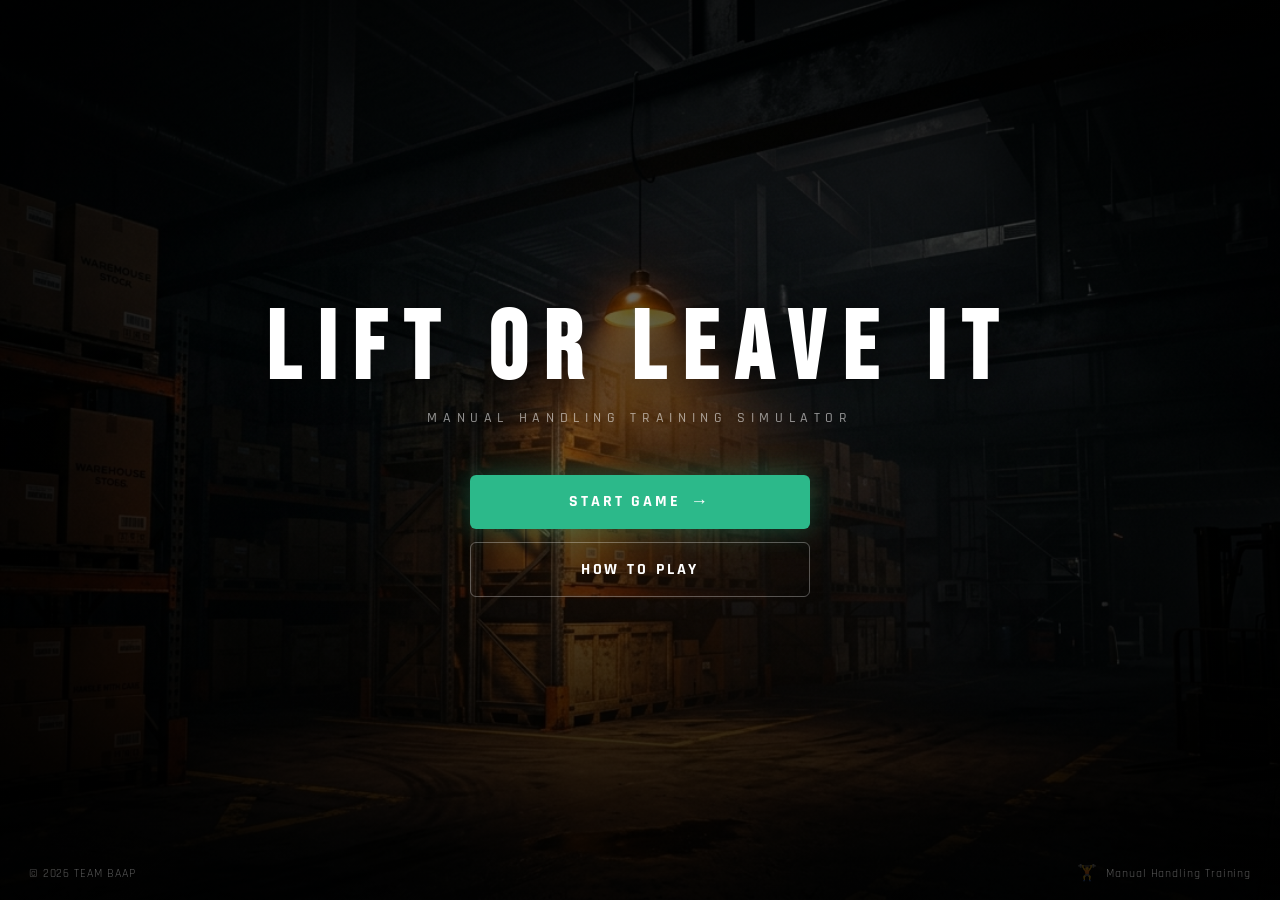
<file: index.html>
<!DOCTYPE html>
<html lang="en">
<head>
  <meta charset="UTF-8">
  <meta name="viewport" content="width=device-width, initial-scale=1.0">
  <title>Lift or Leave It</title>
  <link rel="preconnect" href="https://fonts.googleapis.com">
  <link href="https://fonts.googleapis.com/css2?family=Bebas+Neue&family=Rajdhani:wght@400;500;600;700&family=Barlow:wght@300;400;500&display=swap" rel="stylesheet">
  <style>
    *, *::before, *::after { box-sizing: border-box; margin: 0; padding: 0; }

    :root {
      --teal:     #2CB98A;
      --teal-dim: rgba(44,185,138,0.18);
      --black:    #080808;
      --white:    #FFFFFF;
      --grey:     rgba(255,255,255,0.55);
      --font-title: 'Bebas Neue', sans-serif;
      --font-ui:    'Rajdhani', sans-serif;
      --font-body:  'Barlow', sans-serif;
    }

    html, body {
      width: 100%; height: 100%;
      background: var(--black);
      overflow: hidden;
      font-family: var(--font-body);
      color: var(--white);
    }

    /* -- BACKGROUND --------------------------------- */
    .bg {
      position: fixed; inset: 0;
      background: url('assets/warehouse-bg.jpg') center center / cover no-repeat;
    }
    /* Darkening overlay - matches reference: dark vignette, slightly lit centre */
    .bg::after {
      content: '';
      position: absolute; inset: 0;
      background:
        radial-gradient(ellipse 60% 70% at 50% 45%,
          rgba(0,0,0,0.30) 0%, rgba(0,0,0,0.78) 100%),
        linear-gradient(180deg, rgba(0,0,0,0.55) 0%, rgba(0,0,0,0.25) 40%, rgba(0,0,0,0.65) 100%);
    }

    /* -- EMBER / SPARK PARTICLES --------------------------------- */
    #particles {
      position: fixed; inset: 0;
      z-index: 5;
      pointer-events: none;
      overflow: hidden;
    }

    .ember {
      position: absolute;
      bottom: -12px;
      border-radius: 50%;
      opacity: 0;
      animation: floatUp linear infinite;
    }

    @keyframes floatUp {
      0%   { transform: translateY(0)     translateX(0)    scale(1);    opacity: 0;    }
      8%   { opacity: 1; }
      50%  { transform: translateY(-45vh) translateX(var(--drift))      scale(0.85);   opacity: 0.85; }
      85%  { opacity: 0.4; }
      100% { transform: translateY(-95vh) translateX(calc(var(--drift) * 1.6)) scale(0.3); opacity: 0; }
    }

    /* -- LAYOUT --------------------------------- */
    .page {
      position: relative; z-index: 10;
      width: 100%; height: 100%;
      display: flex;
      flex-direction: column;
      align-items: center;
      justify-content: center;
      gap: 0;
    }

    /* -- TITLE --------------------------------- */
    .title {
      font-family: var(--font-title);
      font-size: clamp(3.5rem, 8vw, 6rem);
      letter-spacing: 0.18em;
      line-height: 1;
      text-align: center;
      color: var(--white);
      text-shadow: 0 2px 40px rgba(0,0,0,0.8);
      margin-bottom: 0.6rem;
    }

    .subtitle {
      font-family: var(--font-ui);
      font-size: clamp(0.7rem, 1.2vw, 0.88rem);
      letter-spacing: 0.40em;
      font-weight: 500;
      text-transform: uppercase;
      color: var(--grey);
      text-align: center;
      margin-bottom: 3rem;
    }

    /* -- BUTTONS --------------------------------- */
    .btn-group {
      display: flex;
      flex-direction: column;
      gap: 0.85rem;
      width: 340px;
    }

    .btn {
      display: flex;
      align-items: center;
      justify-content: center;
      gap: 0.6rem;
      width: 100%;
      padding: 1rem 2rem;
      border-radius: 6px;
      font-family: var(--font-ui);
      font-size: 1rem;
      font-weight: 700;
      letter-spacing: 0.18em;
      text-transform: uppercase;
      text-decoration: none;
      cursor: pointer;
      border: none;
      transition: transform 0.15s ease, box-shadow 0.15s ease, background 0.15s ease;
      outline: none;
    }

    .btn-primary {
      background: var(--teal);
      color: var(--white);
      box-shadow: 0 0 28px rgba(44,185,138,0.35);
    }
    .btn-primary:hover {
      background: #35D9A0;
      box-shadow: 0 0 40px rgba(44,185,138,0.55);
      transform: translateY(-1px);
    }
    .btn-primary:active { transform: translateY(0); }

    .btn-secondary {
      background: transparent;
      color: var(--white);
      border: 1.5px solid rgba(255,255,255,0.30);
    }
    .btn-secondary:hover {
      border-color: rgba(255,255,255,0.65);
      background: rgba(255,255,255,0.05);
      transform: translateY(-1px);
    }

    .btn-arrow { font-size: 1.1rem; }

    /* -- FOOTER --------------------------------- */
    .footer {
      position: fixed;
      bottom: 0; left: 0; right: 0;
      z-index: 20;
      display: flex;
      justify-content: space-between;
      align-items: center;
      padding: 1rem 1.8rem;
      font-family: var(--font-ui);
      font-size: 0.72rem;
      letter-spacing: 0.08em;
      color: rgba(255,255,255,0.35);
    }

    .footer-right {
      display: flex;
      align-items: center;
      gap: 0.5rem;
    }
    .footer-icon { font-size: 1rem; opacity: 0.6; }
  </style>
</head>
<body>
  <div class="bg"></div>

  <!-- Ember / spark particles -->
  <div id="particles"></div>

  <div class="page">
    <h1 class="title">LIFT OR LEAVE IT</h1>
    <p class="subtitle">Manual Handling Training Simulator</p>

    <div class="btn-group">
      <a href="how-to-play.html" class="btn btn-primary">
        START GAME <span class="btn-arrow">→</span>
      </a>
      <a href="how-to-play.html" class="btn btn-secondary" id="htp-btn">
        HOW TO PLAY
      </a>
    </div>
  </div>

  <footer class="footer">
    <span>© 2026 TEAM BAAP </span>
    <div class="footer-right">
      <span class="footer-icon">🏋️</span>
      <span>Manual Handling Training</span>
    </div>
  </footer>

  <script src="js/data.js"></script>
  <script src="js/session.js"></script>

  <!-- Ember particle spawner -->
  <script>
    (function spawnEmbers() {
      var container = document.getElementById('particles');
      if (!container) return;

      var colors = [
        'rgba(255,160,20,VAR)',   // amber
        'rgba(255,100,10,VAR)',   // deep orange
        'rgba(255,200,50,VAR)',   // golden
        'rgba(255,240,180,VAR)',  // near-white hot
        'rgba(220,60,10,VAR)',    // dark fire
        'rgba(255,130,30,VAR)'    // flame orange
      ];

      var count = 38;
      for (var i = 0; i < count; i++) {
        var el       = document.createElement('span');
        el.className = 'ember';

        var size      = 2 + Math.random() * 5;          // 2-7 px
        var left      = 10 + Math.random() * 80;        // 10-90% across
        var duration  = 5 + Math.random() * 9;          // 5-14 s
        var delay     = -(Math.random() * 12);           // stagger start (negative = already in progress)
        var drift     = (Math.random() - 0.5) * 140;    // -70 to +70 px horizontal drift
        var alpha     = 0.55 + Math.random() * 0.45;    // 0.55-1.0 base opacity
        var rawColor  = colors[Math.floor(Math.random() * colors.length)];
        var color     = rawColor.replace('VAR', alpha.toFixed(2));

        el.style.cssText = [
          'width:'            + size      + 'px',
          'height:'           + size      + 'px',
          'left:'             + left      + '%',
          'background:'       + color,
          'box-shadow: 0 0 ' + (size * 2.5) + 'px ' + (size * 1.2) + 'px ' + color,
          '--drift:'          + drift     + 'px',
          'animation-duration:' + duration  + 's',
          'animation-delay:'  + delay     + 's'
        ].join(';');

        container.appendChild(el);
      }
    })();
  </script>

  <script>
    // Clear any stale session when landing on home screen
    try { sessionStorage.removeItem('lift_session'); } catch(e) {}

    // START GAME → build session → navigate to 3-D game
    document.querySelector('.btn-primary').addEventListener('click', function(e) {
      e.preventDefault();
      try { initSession(); } catch(err) { console.warn('initSession:', err); }
      window.location.href = 'game.html';
    });

    // HOW TO PLAY → info/rules page
    document.getElementById('htp-btn').addEventListener('click', function(e) {
      e.preventDefault();
      window.location.href = 'how-to-play.html';
    });
  </script>
</body>
</html>
</file>
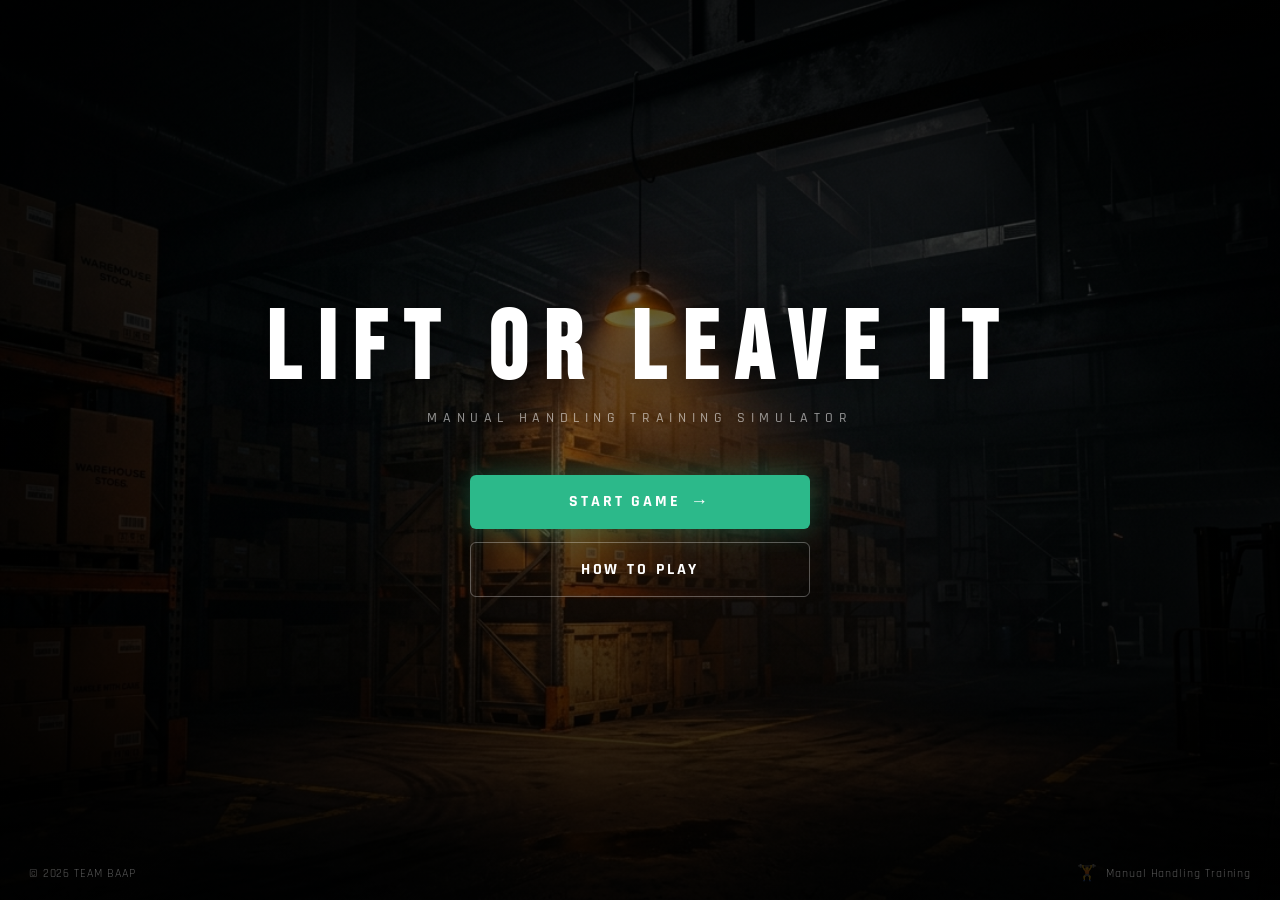
<file: debrief.html>
<!DOCTYPE html>
<html lang="en">
<head>
  <meta charset="UTF-8">
  <meta name="viewport" content="width=device-width, initial-scale=1.0">
  <title>Lift or Leave It</title>
  <link rel="preconnect" href="https://fonts.googleapis.com">
  <link href="https://fonts.googleapis.com/css2?family=Bebas+Neue&family=Rajdhani:wght@400;500;600;700&family=Barlow:wght@300;400;500;600&display=swap" rel="stylesheet">
  <style>
    *, *::before, *::after { box-sizing: border-box; margin: 0; padding: 0; }

    :root {
      --teal:      #2CB98A;
      --amber:     #E09020;
      --red:       #CC3333;
      --card-bg:   rgba(14,16,14,0.94);
      --row-bg:    #1C1E1C;
      --row-alt:   #191B19;
      --white:     #FFFFFF;
      --grey:      #8A9A8A;
      --font-title:'Bebas Neue', sans-serif;
      --font-ui:   'Rajdhani', sans-serif;
      --font-body: 'Barlow', sans-serif;
    }

    html, body {
      width: 100%; min-height: 100%;
      background: #060806;
      font-family: var(--font-body);
      color: var(--white);
    }

    /* -- BACKGROUND ----------------------------------------------- */
    .bg {
      position: fixed; inset: 0;
      background: url('assets/warehouse-bg.jpg') center center / cover no-repeat;
      filter: brightness(0.15) saturate(0.5);
      z-index: 0;
    }

    /* -- LAYOUT ----------------------------------------------- */
    .page {
      position: relative; z-index: 10;
      max-width: 780px;
      margin: 0 auto;
      padding: 2rem 1.2rem 4rem;
    }

    /* -- PAGE HEADER ----------------------------------------------- */
    .page-header {
      text-align: center;
      margin-bottom: 2rem;
    }

    .page-title {
      font-family: var(--font-title);
      font-size: 2.8rem;
      letter-spacing: 0.22em;
      color: var(--white);
    }

    .title-line {
      display: block;
      width: 44px; height: 2.5px;
      background: var(--teal);
      margin: 0.5rem auto 0;
      border-radius: 2px;
    }

    /* -- PASS / FAIL BANNER ----------------------------------------------- */
    .verdict {
      display: flex;
      align-items: center;
      justify-content: center;
      gap: 0.8rem;
      padding: 0.9rem 2rem;
      border-radius: 8px;
      font-family: var(--font-ui);
      font-size: 1rem;
      font-weight: 700;
      letter-spacing: 0.14em;
      text-transform: uppercase;
      margin-bottom: 2rem;
    }
    .verdict-pass {
      background: rgba(44,185,138,0.14);
      border: 1px solid rgba(44,185,138,0.40);
      color: var(--teal);
    }
    .verdict-fail {
      background: rgba(204,51,51,0.14);
      border: 1px solid rgba(204,51,51,0.40);
      color: var(--red);
    }
    .verdict-icon { font-size: 1.3rem; }

    /* -- SCORE PANEL ----------------------------------------------- */
    .score-panel {
      display: grid;
      grid-template-columns: 1fr 1fr;
      gap: 1rem;
      margin-bottom: 2rem;
    }

    /* Score ring (left column) */
    .score-ring-card {
      background: var(--card-bg);
      border: 1px solid rgba(255,255,255,0.08);
      border-radius: 10px;
      display: flex;
      flex-direction: column;
      align-items: center;
      justify-content: center;
      padding: 1.6rem 1rem;
      gap: 0.4rem;
    }

    .ring-svg { display: block; }

    .ring-score-text {
      font-family: var(--font-title);
      font-size: 2.4rem;
      letter-spacing: 0.06em;
      line-height: 1;
      fill: var(--white);
    }
    .ring-max-text { fill: var(--grey); font-family: sans-serif; font-size: 0.85rem; }

    .ring-label {
      font-family: var(--font-ui);
      font-size: 0.72rem;
      letter-spacing: 0.18em;
      text-transform: uppercase;
      color: var(--grey);
    }

    /* Breakdown bars (right column) */
    .breakdown-card {
      background: var(--card-bg);
      border: 1px solid rgba(255,255,255,0.08);
      border-radius: 10px;
      padding: 1.4rem 1.4rem;
      display: flex;
      flex-direction: column;
      justify-content: center;
      gap: 1rem;
    }

    .breakdown-row { display: flex; flex-direction: column; gap: 0.3rem; }

    .breakdown-label {
      display: flex;
      justify-content: space-between;
      font-family: var(--font-ui);
      font-size: 0.80rem;
      font-weight: 600;
      letter-spacing: 0.08em;
      text-transform: uppercase;
      color: rgba(255,255,255,0.65);
    }
    .breakdown-label span:last-child { color: var(--white); }

    .bar-track {
      height: 5px;
      background: rgba(255,255,255,0.08);
      border-radius: 3px;
      overflow: hidden;
    }
    .bar-fill {
      height: 100%;
      border-radius: 3px;
      background: var(--teal);
      width: 0%;
      transition: width 1s ease 0.4s;
    }
    .bar-fill.amber { background: var(--amber); }
    .bar-fill.red   { background: var(--red); }

    /* -- TIME LEFT CARD ----------------------------------------------- */
    .info-row {
      display: grid;
      grid-template-columns: 1fr 1fr;
      gap: 1rem;
      margin-bottom: 2rem;
    }

    .info-card {
      background: var(--card-bg);
      border: 1px solid rgba(255,255,255,0.08);
      border-radius: 10px;
      padding: 1rem 1.4rem;
      display: flex;
      flex-direction: column;
      gap: 0.2rem;
    }
    .info-card-label {
      font-family: var(--font-ui);
      font-size: 0.70rem;
      font-weight: 600;
      letter-spacing: 0.18em;
      text-transform: uppercase;
      color: var(--grey);
    }
    .info-card-value {
      font-family: var(--font-title);
      font-size: 1.6rem;
      letter-spacing: 0.08em;
      color: var(--white);
    }

    /* -- SECTION HEADING ----------------------------------------------- */
    .section-heading {
      font-family: var(--font-ui);
      font-size: 0.78rem;
      font-weight: 700;
      letter-spacing: 0.22em;
      text-transform: uppercase;
      color: var(--grey);
      margin-bottom: 0.9rem;
      display: flex;
      align-items: center;
      gap: 0.7rem;
    }
    .section-heading::after {
      content: '';
      flex: 1;
      height: 1px;
      background: rgba(255,255,255,0.07);
    }

    /* -- RESULT CARDS ----------------------------------------------- */
    #result-cards {
      display: flex;
      flex-direction: column;
      gap: 0.8rem;
      margin-bottom: 2rem;
    }

    .result-card {
      background: var(--card-bg);
      border: 1px solid rgba(255,255,255,0.07);
      border-radius: 10px;
      padding: 1.1rem 1.4rem;
      display: grid;
      grid-template-columns: 1fr auto;
      grid-template-rows: auto auto auto;
      gap: 0.25rem 0.8rem;
      align-items: start;
    }

    .result-card--best   { border-left: 3px solid var(--teal); }
    .result-card--good   { border-left: 3px solid var(--amber); }
    .result-card--wrong  { border-left: 3px solid var(--red); }
    .result-card--skipped{ border-left: 3px solid #555; }

    .card-pkg-name {
      font-family: var(--font-ui);
      font-size: 0.95rem;
      font-weight: 700;
      letter-spacing: 0.06em;
      color: var(--white);
    }

    .outcome-badge {
      grid-row: 1 / 3;
      grid-column: 2;
      align-self: center;
      font-family: var(--font-ui);
      font-size: 0.65rem;
      font-weight: 700;
      letter-spacing: 0.14em;
      text-transform: uppercase;
      padding: 0.28rem 0.7rem;
      border-radius: 4px;
    }
    .badge-best    { background: rgba(44,185,138,0.18); color: var(--teal); border: 1px solid rgba(44,185,138,0.35); }
    .badge-good    { background: rgba(224,144,32,0.18); color: var(--amber); border: 1px solid rgba(224,144,32,0.35); }
    .badge-wrong   { background: rgba(204,51,51,0.18);  color: var(--red);   border: 1px solid rgba(204,51,51,0.35); }
    .badge-skipped { background: rgba(150,150,150,0.12); color: #888; border: 1px solid rgba(150,150,150,0.25); }

    .card-meta {
      font-family: var(--font-body);
      font-size: 0.73rem;
      color: #555;
    }

    .card-technique {
      font-family: var(--font-body);
      font-size: 0.78rem;
      color: var(--grey);
      margin-top: 0.1rem;
    }
    .card-technique strong { color: rgba(255,255,255,0.8); font-weight: 500; }

    .card-feedback {
      grid-column: 1 / -1;
      font-family: var(--font-body);
      font-size: 0.78rem;
      color: #666;
      line-height: 1.5;
      margin-top: 0.4rem;
      padding-top: 0.55rem;
      border-top: 1px solid rgba(255,255,255,0.05);
    }

    .card-pts {
      font-family: var(--font-title);
      font-size: 1.2rem;
      letter-spacing: 0.06em;
    }
    .card-pts.pts-best  { color: var(--teal); }
    .card-pts.pts-good  { color: var(--amber); }
    .card-pts.pts-wrong { color: var(--red); }
    .card-pts.pts-skip  { color: #555; }

    /* -- ACTION BUTTONS ----------------------------------------------- */
    .action-row {
      display: grid;
      grid-template-columns: 1fr 1fr;
      gap: 0.8rem;
    }

    .btn {
      display: flex; align-items: center; justify-content: center; gap: 0.5rem;
      width: 100%; padding: 0.9rem 1.5rem;
      border-radius: 6px;
      font-family: var(--font-ui);
      font-size: 0.95rem; font-weight: 700;
      letter-spacing: 0.14em; text-transform: uppercase;
      text-decoration: none; cursor: pointer; border: none;
      transition: background 0.15s, transform 0.12s;
    }
    .btn-primary {
      background: var(--teal); color: var(--white);
      box-shadow: 0 0 22px rgba(44,185,138,0.28);
    }
    .btn-primary:hover { background: #35D9A0; transform: translateY(-1px); }
    .btn-secondary {
      background: transparent; color: rgba(255,255,255,0.55);
      border: 1.5px solid rgba(255,255,255,0.18);
    }
    .btn-secondary:hover { border-color: rgba(255,255,255,0.45); color: var(--white); }
  </style>
</head>
<body>
  <div class="bg"></div>

  <main class="page" role="main">

    <header class="page-header">
      <h1 class="page-title">GAME RESULTS</h1>
      <span class="title-line"></span>
    </header>

    <!-- Verdict banner -->
    <div id="pass-fail-banner" class="verdict verdict-pass">
      <span class="verdict-icon" id="verdict-icon">✓</span>
      <span id="verdict-text">PASSED - WELL DONE!</span>
    </div>

    <!-- Score ring + breakdown -->
    <div class="score-panel">

      <!-- Ring -->
      <div class="score-ring-card">
        <svg class="ring-svg" viewBox="0 0 160 160" width="150" height="150">
          <!-- Background track -->
          <circle cx="80" cy="80" r="66" fill="none" stroke="rgba(255,255,255,0.06)" stroke-width="14"/>
          <!-- Score arc (animates via JS) -->
          <circle id="ring-arc" cx="80" cy="80" r="66" fill="none"
                  stroke="#2CB98A" stroke-width="14"
                  stroke-linecap="round"
                  stroke-dasharray="414.7" stroke-dashoffset="414.7"
                  transform="rotate(-90 80 80)"
                  style="transition: stroke-dashoffset 1.2s cubic-bezier(.4,0,.2,1) 0.3s"/>
          <!-- Score number -->
          <text id="ring-number" x="80" y="72" text-anchor="middle"
                fill="white" font-family="'Bebas Neue',sans-serif"
                font-size="38" letter-spacing="2">0</text>
          <text x="80" y="96" text-anchor="middle"
                fill="rgba(255,255,255,0.35)" font-family="Barlow,sans-serif"
                font-size="13">/ 100</text>
          <text x="80" y="116" text-anchor="middle"
                fill="rgba(255,255,255,0.22)" font-family="Barlow,sans-serif"
                font-size="10" letter-spacing="1">TOTAL</text>
        </svg>
        <p class="ring-label">Overall Score</p>
      </div>

      <!-- Breakdown bars -->
      <div class="breakdown-card">
        <div class="breakdown-row">
          <div class="breakdown-label">
            <span>Technique</span>
            <span id="score-technique">- / 50</span>
          </div>
          <div class="bar-track"><div class="bar-fill" id="bar-technique"></div></div>
        </div>
        <div class="breakdown-row">
          <div class="breakdown-label">
            <span>Time Bonus</span>
            <span id="score-time">- / 30</span>
          </div>
          <div class="bar-track"><div class="bar-fill amber" id="bar-time"></div></div>
        </div>
        <div class="breakdown-row">
          <div class="breakdown-label">
            <span>No Injury Bonus</span>
            <span id="score-injury">- / 20</span>
          </div>
          <div class="bar-track"><div class="bar-fill" id="bar-injury"></div></div>
        </div>
      </div>
    </div>

    <!-- Info row -->
    <div class="info-row">
      <div class="info-card">
        <p class="info-card-label">Time Remaining</p>
        <p class="info-card-value" id="time-remaining-display">-</p>
      </div>
      <div class="info-card">
        <p class="info-card-label">Packages Handled</p>
        <p class="info-card-value" id="pkgs-handled">- / 5</p>
      </div>
    </div>

    <!-- Package results -->
    <p class="section-heading">Package Breakdown</p>
    <div id="result-cards"></div>

    <!-- Actions -->
    <div class="action-row">
      <a href="index.html" class="btn btn-secondary">← Main Menu</a>
      <a href="how-to-play.html" id="retry-btn" class="btn btn-primary">Try Again →</a>
    </div>

  </main>

  <script src="js/session.js"></script>
  <script src="js/scoring.js"></script>
  <script src="js/timer.js"></script>
  <script>
    // -- Animated counter ----------------------------------------------- //
    function animateCount(el, target, duration, suffix) {
      const start = performance.now();
      const from  = 0;
      function step(now) {
        const t = Math.min((now - start) / duration, 1);
        const v = Math.round(from + (target - from) * t);
        el.textContent = v + (suffix || '');
        if (t < 1) requestAnimationFrame(step);
      }
      requestAnimationFrame(step);
    }

    // -- Outcome to points ----------------------------------------------- //
    function outcomePoints(outcome) {
      if (outcome === 'best')  return { pts: 10, cls: 'pts-best' };
      if (outcome === 'good')  return { pts: 5,  cls: 'pts-good' };
      if (outcome === 'wrong') return { pts: 0,  cls: 'pts-wrong' };
      return { pts: 0, cls: 'pts-skip' };
    }

    // -- Outcome badge HTML ----------------------------------------------- //
    function outcomeBadge(outcome) {
      const map = {
        best:    { cls: 'badge-best',    label: 'BEST'    },
        good:    { cls: 'badge-good',    label: 'GOOD'    },
        wrong:   { cls: 'badge-wrong',   label: 'WRONG'   },
        skipped: { cls: 'badge-skipped', label: 'SKIPPED' }
      };
      const o = map[outcome] || map.skipped;
      return `<span class="outcome-badge ${o.cls}">${o.label}</span>`;
    }

    function techniqueLabel(t) {
      if (t === 'solo')    return 'Solo Lift';
      if (t === 'team')    return 'Team Lift';
      if (t === 'trolley') return 'Use Trolley';
      return 'Not attempted';
    }

    // -- Main render ----------------------------------------------- //
    function renderDebrief() {
      const session = getSession();
      if (!session || session.phase !== 'debrief') {
        window.location.href = 'index.html'; return;
      }

      const techTotal   = calculateTechniqueTotal();
      const timeBonus   = calculateTimeBonus();
      const injBonus    = calculateNoInjuryBonus();
      const grand       = calculateTotal();
      const passed      = isPassed();

      // -- Verdict ----------------------------------------------- //
      const banner  = document.getElementById('pass-fail-banner');
      const vIcon   = document.getElementById('verdict-icon');
      const vText   = document.getElementById('verdict-text');
      if (passed) {
        banner.className = 'verdict verdict-pass';
        vIcon.textContent = '✓';
        vText.textContent = 'PASSED - WELL DONE!';
      } else {
        banner.className = 'verdict verdict-fail';
        vIcon.textContent = '✗';
        vText.textContent = 'NOT PASSED - Score 60+ to pass';
      }

      // -- Score ring ----------------------------------------------- //
      const CIRC = 414.7; // 2π × 66
      const arc  = document.getElementById('ring-arc');
      const num  = document.getElementById('ring-number');
      // Tint ring by result
      arc.style.stroke = passed ? '#2CB98A' : '#CC3333';

      setTimeout(() => {
        arc.style.strokeDashoffset = CIRC * (1 - grand / 100);
      }, 100);

      animateCount(num, grand, 1400);

      // -- Bars -----------------------------------------------
      setTimeout(() => {
        document.getElementById('bar-technique').style.width = (techTotal / 50 * 100) + '%';
        document.getElementById('bar-time').style.width      = (timeBonus / 30 * 100) + '%';
        document.getElementById('bar-injury').style.width    = (injBonus / 20 * 100)  + '%';
        // injury bar: green if full, red if zero
        document.getElementById('bar-injury').className =
          'bar-fill' + (injBonus === 20 ? '' : injBonus > 0 ? ' amber' : ' red');
      }, 200);

      // -- Labels -----------------------------------------------
      setTimeout(() => {
        animateCount(document.getElementById('score-technique'),
                     techTotal, 800); // no suffix shown here
      }, 150);
      document.getElementById('score-technique').textContent = `${techTotal} / 50`;
      document.getElementById('score-time').textContent      = `${timeBonus} / 30`;
      document.getElementById('score-injury').textContent    = `${injBonus} / 20`;

      // -- Info row -----------------------------------------------
      const tEl = document.getElementById('time-remaining-display');
      if (tEl) tEl.textContent = formatTime(session.timeRemaining);
      const pEl = document.getElementById('pkgs-handled');
      if (pEl) pEl.textContent = `${session.choices.length} / 5`;

      // -- Result cards -----------------------------------------------
      const container = document.getElementById('result-cards');
      container.innerHTML = '';
      session.choices.forEach((c, i) => {
        const { pts, cls } = outcomePoints(c.outcome);
        const art = document.createElement('article');
        art.className = `result-card result-card--${c.outcome}`;
        art.innerHTML = `
          <p class="card-pkg-name">${c.packageName}</p>
          ${outcomeBadge(c.outcome)}
          <p class="card-meta">${c.positionLabel}</p>
          <p class="card-pts ${cls}">${pts} pts</p>
          <p class="card-technique">Technique: <strong>${techniqueLabel(c.techniqueChosen)}</strong></p>
          <p class="card-feedback">${c.feedbackText}</p>
        `;
        container.appendChild(art);
      });
    }

    renderDebrief();
  </script>
</body>
</html>
</file>
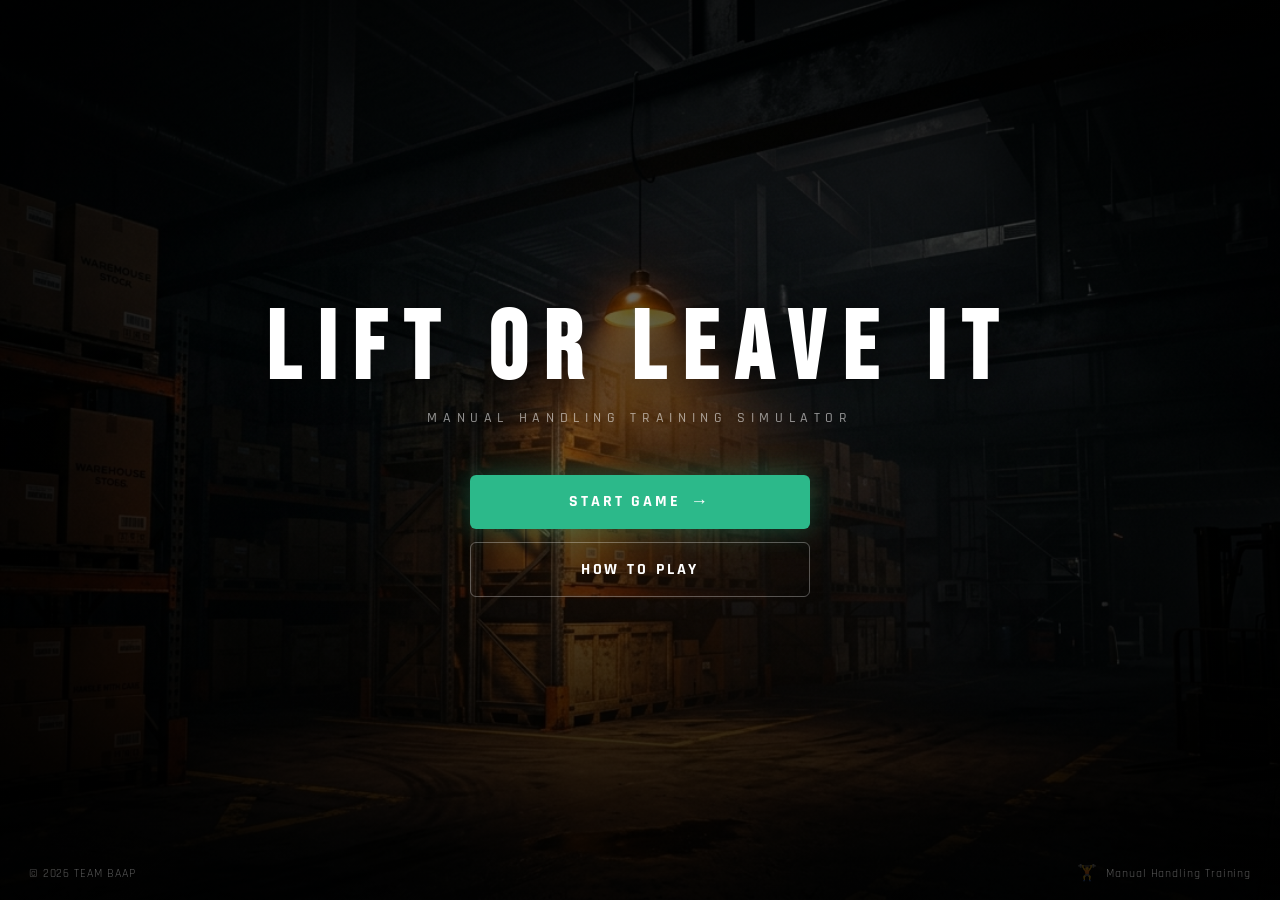
<file: game.html>
<!DOCTYPE html>
<html lang="en">
<head>
  <meta charset="UTF-8">
  <meta name="viewport" content="width=device-width, initial-scale=1.0">
  <title>Lift or Leave It</title>
  <link rel="stylesheet" href="css/main.css">
  <link rel="stylesheet" href="css/hud.css">
  <link rel="stylesheet" href="css/inspect.css">
  <link rel="stylesheet" href="css/animation.css">
  <style>
    html, body { margin:0; padding:0; width:100%; height:100%; overflow:hidden; background:#0A0E16; font-family:system-ui,sans-serif; }

    /* --- ⓘ HELP BUTTON --------------------------------------------- */
    #help-btn {
      position: absolute;
      top: 1rem;
      right: 1rem;
      margin-top: 5.2rem;   /* sits below the package counter glass panel */
      width: 34px; height: 34px;
      border-radius: 50%;
      border: 1.5px solid rgba(44,185,138,0.55);
      background: rgba(0,0,0,0.60);
      backdrop-filter: blur(6px);
      color: #2CB98A;
      font-size: 1.1rem;
      line-height: 1;
      cursor: pointer;
      transition: background 0.15s, border-color 0.15s, transform 0.12s;
      z-index: 20;
      pointer-events: auto;
    }
    #help-btn:hover {
      background: rgba(44,185,138,0.18);
      border-color: #2CB98A;
      transform: scale(1.08);
    }

    /* --- "NEED HELP?" NUDGE ----------------------------------------------- */
    #help-nudge {
      position: absolute;
      top: 1rem;
      right: 3.8rem;        /* points left toward the ⓘ button */
      margin-top: 5.35rem;
      background: rgba(44,185,138,0.14);
      border: 1px solid rgba(44,185,138,0.40);
      border-radius: 999px;
      padding: 0.28rem 0.9rem;
      color: #2CB98A;
      font-size: 0.75rem;
      font-weight: 700;
      letter-spacing: 0.06em;
      white-space: nowrap;
      pointer-events: none;
      z-index: 19;
      opacity: 0;
      transform: translateX(12px);
      animation: nudgeIn 0.4s ease 0.6s forwards,
                 nudgePulse 0.9s ease 1.2s 3 alternate,
                 nudgeOut 0.5s ease 4.2s forwards;
    }
    @keyframes nudgeIn {
      to { opacity: 1; transform: translateX(0); }
    }
    @keyframes nudgePulse {
      from { background: rgba(44,185,138,0.14); }
      to   { background: rgba(44,185,138,0.28); }
    }
    @keyframes nudgeOut {
      to { opacity: 0; transform: translateX(16px); }
    }

    /* --- IN-GAME HELP PANEL ----------------------------------------------- */
    #help-panel {
      display: none;
      position: fixed;
      inset: 0;
      background: rgba(0,0,0,0.55);
      z-index: 200;
      align-items: flex-start;
      justify-content: flex-end;
      padding: 1rem;
    }
    #help-panel[aria-hidden="false"] { display: flex; }

    .help-card {
      width: min(340px, 92vw);
      background: rgba(10,14,16,0.97);
      border: 1px solid rgba(44,185,138,0.30);
      border-radius: 10px;
      box-shadow: 0 0 40px rgba(0,0,0,0.8);
      overflow: hidden;
      animation: helpSlideIn 0.22s ease;
    }
    @keyframes helpSlideIn {
      from { opacity:0; transform: translateY(-10px) scale(0.97); }
      to   { opacity:1; transform: translateY(0) scale(1); }
    }

    .help-header {
      display: flex;
      align-items: center;
      justify-content: space-between;
      padding: 0.75rem 1rem;
      background: rgba(44,185,138,0.10);
      border-bottom: 1px solid rgba(44,185,138,0.20);
    }
    .help-title {
      font-family: 'Rajdhani', system-ui, sans-serif;
      font-size: 0.82rem;
      font-weight: 700;
      letter-spacing: 0.18em;
      color: #2CB98A;
    }
    .help-close-btn {
      background: none; border: none;
      color: rgba(255,255,255,0.45);
      font-size: 1rem; cursor: pointer;
      line-height: 1;
      transition: color 0.15s;
    }
    .help-close-btn:hover { color: #fff; }

    .help-body {
      padding: 0.9rem 1rem 1.1rem;
    }
    .help-section-label {
      font-family: 'Rajdhani', system-ui, sans-serif;
      font-size: 0.70rem;
      font-weight: 700;
      letter-spacing: 0.14em;
      text-transform: uppercase;
      color: rgba(255,255,255,0.40);
      margin: 0.7rem 0 0.18rem;
    }
    .help-section-label:first-child { margin-top: 0; }
    .help-row {
      font-size: 0.80rem;
      color: rgba(255,255,255,0.75);
      line-height: 1.5;
      margin: 0;
    }
    .hkey {
      display: inline-block;
      background: rgba(255,255,255,0.12);
      border: 1px solid rgba(255,255,255,0.22);
      border-radius: 4px;
      padding: 0 0.35rem;
      font-family: monospace;
      font-size: 0.76rem;
      color: #ccc;
    }
  </style>
</head>
<body>

  <!-- --- Early session guard --------------------------------------------- -->
  <script>
    (function(){
      try {
        var r=sessionStorage.getItem('lift_session');
        if(!r){window.location.replace('index.html');return;}
        var s=JSON.parse(r);
        if(!s||s.phase!=='play') window.location.replace('index.html');
      } catch(e){}
    })();
  </script>

  <!-- --- A-Frame CDN ----------------------------------------------- -->
  <script src="https://aframe.io/releases/1.4.0/aframe.min.js"
          onerror="showAframeError()"></script>

  <!-- --- Player Collision + Jump Component (registered BEFORE scene parses) ----------------------------------------------- -->
  <script>
    if (typeof AFRAME !== 'undefined') {
      AFRAME.registerComponent('player-collider', {

        init: function () {
          var JUMP_V  = 6.5;   // initial upward velocity (m/s)
          var GRAVITY = -16;   // downward acceleration (m/s²)
          var EYE_H   = 1.6;   // camera eye height above feet

          this._vy       = 0;
          this._grounded = true;
          this._jumpV    = JUMP_V;
          this._gravity  = GRAVITY;
          this._eyeH     = EYE_H;

          // --- Solid XZ obstacles (always impassable) ----------------------------------------------- //
          this._obs = [
            { cx:-14.0, cz:-14.2, hw:2.5, hd:1.6 },  // back shelf L
            { cx:  0.2, cz:-14.2, hw:2.5, hd:1.6 },  // back shelf C
            { cx: 14.0, cz:-14.2, hw:2.5, hd:1.6 },  // back shelf R
            { cx:-14.6, cz: -4.0, hw:1.3, hd:5.8 },  // left wall shelf
            { cx: 14.6, cz: -4.0, hw:1.3, hd:5.8 },  // right wall shelf
            { cx:  0.0, cz: -9.0, hw:4.0, hd:1.5 },  // island shelf
            { cx:  2.0, cz:  3.0, hw:0.75,hd:0.75},  // central pillar
            { cx:-12.0, cz: 12.0, hw:1.5, hd:2.8 },  // forklift
            { cx: 17.0, cz: -2.0, hw:2.8, hd:0.8 },  // workbench
            { cx:-15.0, cz:  4.0, hw:1.5, hd:1.5 },  // barrels
            { cx:  0.0, cz:-21.5, hw:25.0,hd:1.0 },  // back wall
            { cx:-22.0, cz: -3.0, hw:1.0, hd:22.0},  // left wall
            { cx: 22.0, cz: -3.0, hw:1.0, hd:22.0},  // right wall
            { cx:-15.5, cz: 15.5, hw:7.5, hd:1.0 },  // front wall L
            { cx: 15.5, cz: 15.5, hw:7.5, hd:1.0 },  // front wall R
          ];

          // --- Platforms: jumpable - only block from the sides when below topY ---
          // topY = height of the platform top surface above floor
          this._platforms = [
            { cx: 10.0, cz: -9.0, hw: 4.8, hd: 4.2, topY: 0.52 }
          ];

          // --- Jump key listener --- //
          var self = this;
          this._onKeyDown = function (e) {
            if ((e.code === 'Space' || e.key === ' ') && self._grounded) {
              e.preventDefault();
              self._vy       = self._jumpV;
              self._grounded = false;
            }
          };
          window.addEventListener('keydown', this._onKeyDown);
        },

        remove: function () {
          window.removeEventListener('keydown', this._onKeyDown);
        },

        tick: function (time, delta) {
          if (!delta) return;
          // Cap dt to 50 ms to prevent position tunnelling on lag spikes
          var dt  = Math.min(delta / 1000, 0.05);
          var pos = this.el.object3D.position;
          var R   = 0.45;   // player collision radius (XZ)

          // --- 1. Determine current ground height at player XZ --- //
          var groundY = this._eyeH;   // default: standing on floor

          for (var pi = 0; pi < this._platforms.length; pi++) {
            var pl   = this._platforms[pi];
            var pdx  = pos.x - pl.cx;
            var pdz  = pos.z - pl.cz;
            // Are we horizontally inside the platform footprint?
            if (Math.abs(pdx) < pl.hw && Math.abs(pdz) < pl.hd) {
              var footY = pos.y - this._eyeH;
              if (footY >= pl.topY - 0.08) {
                // Player is standing on top of the platform
                groundY = pl.topY + this._eyeH;
              }
            }
          }

          // --- 2. Vertical physics (gravity + jump) --- //
          if (!this._grounded) {
            this._vy += this._gravity * dt;
            pos.y    += this._vy * dt;

            if (pos.y <= groundY) {
              pos.y          = groundY;
              this._vy       = 0;
              this._grounded = true;
            }
          } else {
            // Walking off a platform edge: if groundY suddenly drops, fall
            if (pos.y > groundY + 0.1) {
              this._grounded = false;
              this._vy       = 0;
            } else {
              pos.y = groundY;   // keep glued to surface
            }
          }

          // --- 3. World boundary (XZ) --- //
          if (pos.x < -20.8 + R) pos.x = -20.8 + R;
          if (pos.x >  20.8 - R) pos.x =  20.8 - R;
          if (pos.z < -20.5 + R) pos.z = -20.5 + R;
          if (pos.z >  14.5 - R) pos.z =  14.5 - R;

          // --- 4. Solid obstacle XZ collision --- //
          var obs = this._obs;
          for (var i = 0; i < obs.length; i++) {
            var o   = obs[i];
            var dx  = pos.x - o.cx;
            var dz  = pos.z - o.cz;
            var penX = (o.hw + R) - Math.abs(dx);
            var penZ = (o.hd + R) - Math.abs(dz);
            if (penX > 0 && penZ > 0) {
              if (penX <= penZ) pos.x += (dx >= 0 ?  penX : -penX);
              else              pos.z += (dz >= 0 ?  penZ : -penZ);
            }
          }

          // --- 4b. Dynamic package obstacle collision (boxes spawned at runtime) --- //
          var dynObs = window._dynamicObs || [];
          for (var di = 0; di < dynObs.length; di++) {
            var dob = dynObs[di];
            var dox = pos.x - dob.cx;
            var doz = pos.z - dob.cz;
            var dpX = (dob.hw + R) - Math.abs(dox);
            var dpZ = (dob.hd + R) - Math.abs(doz);
            if (dpX > 0 && dpZ > 0) {
              if (dpX <= dpZ) pos.x += (dox >= 0 ? dpX : -dpX);
              else            pos.z += (doz >= 0 ? dpZ : -dpZ);
            }
          }

          // --- 5. Platform XZ collision (only when approaching from side) --- //
          for (var pj = 0; pj < this._platforms.length; pj++) {
            var plc  = this._platforms[pj];
            // Skip if player's feet are already at or above the platform top
            if ((pos.y - this._eyeH) >= plc.topY - 0.05) continue;

            var ddx  = pos.x - plc.cx;
            var ddz  = pos.z - plc.cz;
            var pnX  = (plc.hw + R) - Math.abs(ddx);
            var pnZ  = (plc.hd + R) - Math.abs(ddz);
            if (pnX > 0 && pnZ > 0) {
              if (pnX <= pnZ) pos.x += (ddx >= 0 ?  pnX : -pnX);
              else            pos.z += (ddz >= 0 ?  pnZ : -pnZ);
            }
          }
        }
      });
    }
  </script>

  <!-- ==================================================================
       A-FRAME SCENE - Industrial warehouse
       ================================================================== -->
  <a-scene id="main-scene" vr-mode-ui="enabled: false">

    <!-- SKY -->
    <a-sky color="#111820"></a-sky>

    <!-- ========== LIGHTING ========== -->
    <a-light type="ambient" color="#B0C4D8" intensity="0.30"></a-light>

    <!-- Fluorescent rows - Row 1 (z=-17) -->
    <a-box position="-14 6.85 -17" width="0.12" height="0.08" depth="3.4" color="#FFFFF2" emissive="#FFFFF2" emissive-intensity="1.0"></a-box>
    <a-light type="point" position="-14 6.2 -17" color="#FFF8D0" intensity="1.5" distance="15"></a-light>
    <a-box position="  0 6.85 -17" width="0.12" height="0.08" depth="3.4" color="#FFFFF2" emissive="#FFFFF2" emissive-intensity="1.0"></a-box>
    <a-light type="point" position="  0 6.2 -17" color="#FFF8D0" intensity="1.5" distance="15"></a-light>
    <a-box position=" 14 6.85 -17" width="0.12" height="0.08" depth="3.4" color="#FFFFF2" emissive="#FFFFF2" emissive-intensity="1.0"></a-box>
    <a-light type="point" position=" 14 6.2 -17" color="#FFF8D0" intensity="1.5" distance="15"></a-light>

    <!-- Row 2 (z=-10) -->
    <a-box position="-14 6.85 -10" width="0.12" height="0.08" depth="3.4" color="#FFFFF2" emissive="#FFFFF2" emissive-intensity="1.0"></a-box>
    <a-light type="point" position="-14 6.2 -10" color="#FFF8D0" intensity="1.5" distance="15"></a-light>
    <a-box position="  0 6.85 -10" width="0.12" height="0.08" depth="3.4" color="#FFFFF2" emissive="#FFFFF2" emissive-intensity="1.0"></a-box>
    <a-light type="point" position="  0 6.2 -10" color="#FFF8D0" intensity="1.5" distance="15"></a-light>
    <a-box position=" 14 6.85 -10" width="0.12" height="0.08" depth="3.4" color="#FFFFF2" emissive="#FFFFF2" emissive-intensity="1.0"></a-box>
    <a-light type="point" position=" 14 6.2 -10" color="#FFF8D0" intensity="1.5" distance="15"></a-light>

    <!-- Row 3 (z=-3) -->
    <a-box position="-14 6.85  -3" width="0.12" height="0.08" depth="3.4" color="#FFFFF2" emissive="#FFFFF2" emissive-intensity="1.0"></a-box>
    <a-light type="point" position="-14 6.2  -3" color="#FFF8D0" intensity="1.3" distance="13"></a-light>
    <a-box position="  0 6.85  -3" width="0.12" height="0.08" depth="3.4" color="#FFFFF2" emissive="#FFFFF2" emissive-intensity="1.0"></a-box>
    <a-light type="point" position="  0 6.2  -3" color="#FFF8D0" intensity="1.3" distance="13"></a-light>
    <a-box position=" 14 6.85  -3" width="0.12" height="0.08" depth="3.4" color="#FFFFF2" emissive="#FFFFF2" emissive-intensity="1.0"></a-box>
    <a-light type="point" position=" 14 6.2  -3" color="#FFF8D0" intensity="1.3" distance="13"></a-light>

    <!-- Row 4 (z=4, entrance zone) -->
    <a-box position=" -7 6.85   4" width="0.12" height="0.08" depth="3.4" color="#FFFFF2" emissive="#FFFFF2" emissive-intensity="1.0"></a-box>
    <a-light type="point" position=" -7 6.2   4" color="#FFF8D0" intensity="1.3" distance="13"></a-light>
    <a-box position="  7 6.85   4" width="0.12" height="0.08" depth="3.4" color="#FFFFF2" emissive="#FFFFF2" emissive-intensity="1.0"></a-box>
    <a-light type="point" position="  7 6.2   4" color="#FFF8D0" intensity="1.3" distance="13"></a-light>

    <!-- ========== FLOOR ========== -->
    <!-- Concrete base -->
    <a-plane position="0 0 -3" rotation="-90 0 0" width="44" height="40" color="#2E2E2E"></a-plane>
    <!-- Panel seams -->
    <a-box position=" 0  0.004  -3" width="44" height="0.016" depth="0.07" color="#363636"></a-box>
    <a-box position="-11 0.004  -3" width="0.07" height="0.016" depth="40" color="#363636"></a-box>
    <a-box position=" 11 0.004  -3" width="0.07" height="0.016" depth="40" color="#363636"></a-box>
    <!-- Safety lane stripes -->
    <a-box position="  0 0.008  -3" width="0.18" height="0.012" depth="40" color="#B8A01A"></a-box>
    <a-box position="-17 0.008  -3" width="0.18" height="0.012" depth="40" color="#B8A01A"></a-box>
    <a-box position=" 17 0.008  -3" width="0.18" height="0.012" depth="40" color="#B8A01A"></a-box>
    <a-box position="  0 0.008   8" width="44"   height="0.012" depth="0.18" color="#B8A01A"></a-box>
    <!-- Hazard chevrons near loading bays -->
    <a-box position="-5 0.008 13.5" width="3.5" height="0.012" depth="0.12" color="#B8A01A" rotation="0 45 0"></a-box>
    <a-box position=" 5 0.008 13.5" width="3.5" height="0.012" depth="0.12" color="#B8A01A" rotation="0 -45 0"></a-box>
    <!-- Floor drain grate (near centre) -->
    <a-box position="0 0.005 1" width="0.9" height="0.01" depth="0.5" color="#383838"></a-box>
    <a-box position="0 0.007 1" width="0.85" height="0.012" depth="0.06" color="#282828"></a-box>
    <a-box position="0 0.007 1.15" width="0.85" height="0.012" depth="0.06" color="#282828"></a-box>
    <a-box position="0 0.007 0.85" width="0.85" height="0.012" depth="0.06" color="#282828"></a-box>

    <!-- ========== CEILING + STRUCTURE ========== -->
    <a-box position="0 7.4 -3" width="44" height="0.25" depth="40" color="#181818"></a-box>
    <!-- Longitudinal main beams -->
    <a-box position="-14 7.1 -3" width="0.5" height="0.48" depth="40" color="#202020"></a-box>
    <a-box position="  0 7.1 -3" width="0.5" height="0.48" depth="40" color="#202020"></a-box>
    <a-box position=" 14 7.1 -3" width="0.5" height="0.48" depth="40" color="#202020"></a-box>
    <!-- Cross-beams every 7 units -->
    <a-box position="0 6.95 -18" width="44" height="0.38" depth="0.42" color="#242424"></a-box>
    <a-box position="0 6.95 -11" width="44" height="0.38" depth="0.42" color="#242424"></a-box>
    <a-box position="0 6.95  -4" width="44" height="0.38" depth="0.42" color="#242424"></a-box>
    <a-box position="0 6.95   3" width="44" height="0.38" depth="0.42" color="#242424"></a-box>
    <a-box position="0 6.95  10" width="44" height="0.38" depth="0.42" color="#242424"></a-box>
    <!-- Diagonal cross-bracing -->
    <a-box position="-7 6.55 -7.5" width="0.10" height="0.10" depth="10" color="#282828" rotation="0 0 18"></a-box>
    <a-box position=" 7 6.55 -7.5" width="0.10" height="0.10" depth="10" color="#282828" rotation="0 0 -18"></a-box>
    <a-box position="-7 6.55 -0.5" width="0.10" height="0.10" depth="10" color="#282828" rotation="0 0 18"></a-box>
    <a-box position=" 7 6.55 -0.5" width="0.10" height="0.10" depth="10" color="#282828" rotation="0 0 -18"></a-box>
    <!-- Overhead crane rail (runs front-to-back, centre) -->
    <a-box position="0 6.6 -3" width="0.6" height="0.25" depth="40" color="#303840"></a-box>
    <a-box position="0 6.38 -3" width="0.35" height="0.15" depth="40" color="#282E38"></a-box>

    <!-- ========== WALLS ========== -->
    <!-- Back wall -->
    <a-box position=" 0 3.5 -21.25" width="44" height="8" depth="0.5" color="#282828"></a-box>
    <a-box position=" 0 6.2 -20.9"  width="40" height="0.85" depth="0.35" color="#1A2A3A"></a-box>
    <!-- Left wall -->
    <a-box position="-22.25 3.5 -3" width="0.5" height="8" depth="40" color="#252525"></a-box>
    <a-box position="-21.9  5.8 -14" width="0.3" height="1.9" depth="5.5" color="#1A2A3A"></a-box>
    <a-box position="-21.9  5.8  -5" width="0.3" height="1.9" depth="5.5" color="#1A2A3A"></a-box>
    <!-- Right wall -->
    <a-box position=" 22.25 3.5 -3" width="0.5" height="8" depth="40" color="#252525"></a-box>
    <a-box position=" 21.9  5.8 -14" width="0.3" height="1.9" depth="5.5" color="#1A2A3A"></a-box>
    <a-box position=" 21.9  5.8  -5" width="0.3" height="1.9" depth="5.5" color="#1A2A3A"></a-box>
    <!-- Front wall - left/right sections + loading bays -->
    <a-box position="-15.5 3.5 15.25" width="13" height="8" depth="0.5" color="#282828"></a-box>
    <a-box position=" 15.5 3.5 15.25" width="13" height="8" depth="0.5" color="#282828"></a-box>
    <a-box position=" 0    6.5 15.25" width="16" height="1.9" depth="0.5" color="#282828"></a-box>
    <!-- Loading bay openings -->
    <a-box position="-5 2.6 15.3" width="4.5" height="5.4" depth="0.6" color="#070A10"></a-box>
    <a-box position=" 5 2.6 15.3" width="4.5" height="5.4" depth="0.6" color="#070A10"></a-box>
    <!-- Roller door lines -->
    <a-box position="-5 4.8 15.35" width="4.3" height="0.06" depth="0.05" color="#3A3A3A"></a-box>
    <a-box position="-5 4.2 15.35" width="4.3" height="0.06" depth="0.05" color="#3A3A3A"></a-box>
    <a-box position="-5 3.6 15.35" width="4.3" height="0.06" depth="0.05" color="#3A3A3A"></a-box>
    <a-box position="-5 3.0 15.35" width="4.3" height="0.06" depth="0.05" color="#3A3A3A"></a-box>
    <a-box position=" 5 4.8 15.35" width="4.3" height="0.06" depth="0.05" color="#3A3A3A"></a-box>
    <a-box position=" 5 4.2 15.35" width="4.3" height="0.06" depth="0.05" color="#3A3A3A"></a-box>
    <a-box position=" 5 3.6 15.35" width="4.3" height="0.06" depth="0.05" color="#3A3A3A"></a-box>
    <a-box position=" 5 3.0 15.35" width="4.3" height="0.06" depth="0.05" color="#3A3A3A"></a-box>
    <!-- Bay door frame surrounds -->
    <a-box position="-5 5.4 15.32" width="5.0" height="0.15" depth="0.05" color="#444"></a-box>
    <a-box position=" 5 5.4 15.32" width="5.0" height="0.15" depth="0.05" color="#444"></a-box>
    <!-- Roller motor boxes above doors -->
    <a-box position="-5 5.65 15.32" width="1.2" height="0.25" depth="0.18" color="#404040"></a-box>
    <a-box position=" 5 5.65 15.32" width="1.2" height="0.25" depth="0.18" color="#404040"></a-box>

    <!-- ========== SUPPORT COLUMNS ========== -->
    <!-- z = -16 pair -->
    <a-box position="-18 3.5 -16" width="0.45" height="8" depth="0.45" color="#2E2E2E"></a-box>
    <a-box position=" 18 3.5 -16" width="0.45" height="8" depth="0.45" color="#2E2E2E"></a-box>
    <!-- Column flange plates -->
    <a-box position="-18 0.04 -16" width="0.75" height="0.08" depth="0.75" color="#3A3A3A"></a-box>
    <a-box position=" 18 0.04 -16" width="0.75" height="0.08" depth="0.75" color="#3A3A3A"></a-box>
    <!-- z = -7 pair -->
    <a-box position="-18 3.5  -7" width="0.45" height="8" depth="0.45" color="#2E2E2E"></a-box>
    <a-box position=" 18 3.5  -7" width="0.45" height="8" depth="0.45" color="#2E2E2E"></a-box>
    <a-box position="-18 0.04  -7" width="0.75" height="0.08" depth="0.75" color="#3A3A3A"></a-box>
    <a-box position=" 18 0.04  -7" width="0.75" height="0.08" depth="0.75" color="#3A3A3A"></a-box>
    <!-- z = 2 pair -->
    <a-box position="-18 3.5   2" width="0.45" height="8" depth="0.45" color="#2E2E2E"></a-box>
    <a-box position=" 18 3.5   2" width="0.45" height="8" depth="0.45" color="#2E2E2E"></a-box>
    <a-box position="-18 0.04   2" width="0.75" height="0.08" depth="0.75" color="#3A3A3A"></a-box>
    <a-box position=" 18 0.04   2" width="0.75" height="0.08" depth="0.75" color="#3A3A3A"></a-box>
    <!-- Central pillar -->
    <a-box position="2 3.5 3" width="0.7" height="8" depth="0.7" color="#363636"></a-box>
    <a-box position="2 0.04 3" width="1.05" height="0.09" depth="1.05" color="#424242"></a-box>

    <!-- ========== PIPES ========== -->
    <!-- Long runs along ceiling edges -->
    <a-cylinder position="-19 6.88 -3" radius="0.07" height="40" rotation="90 0 0" color="#3C3C3C"></a-cylinder>
    <a-cylinder position=" 19 6.88 -3" radius="0.07" height="40" rotation="90 0 0" color="#3C3C3C"></a-cylinder>
    <!-- Cross pipes -->
    <a-cylinder position="0 6.68 -16" radius="0.05" height="42" rotation="0 0 90" color="#383838"></a-cylinder>
    <a-cylinder position="0 6.68  -6" radius="0.05" height="42" rotation="0 0 90" color="#383838"></a-cylinder>
    <a-cylinder position="0 6.50 -20" radius="0.04" height="42" rotation="0 0 90" color="#383838"></a-cylinder>
    <!-- Vertical drop conduits -->
    <a-cylinder position="-19 4.8 -16" radius="0.06" height="4.2" color="#3C3C3C"></a-cylinder>
    <a-cylinder position=" 19 4.8  -6" radius="0.06" height="4.2" color="#3C3C3C"></a-cylinder>
    <!-- Wall-mounted conduit (left wall) -->
    <a-cylinder position="-21.6 3.5 -8" radius="0.04" height="10" rotation="0 0 90" color="#3A3A3A"></a-cylinder>
    <!-- Junction box on left wall -->
    <a-box position="-21.5 3.5 -14" width="0.08" height="0.28" depth="0.22" color="#3A4050"></a-box>
    <a-box position="-21.5 3.5  -8" width="0.08" height="0.28" depth="0.22" color="#3A4050"></a-box>


    <!-- ========== BACK WALL SHELVING - 3 UNITS (z≈-14.25) ========== -->
    <!-- 5-level industrial pallet racking. Board tops: 0.59/1.39/2.19/2.99/3.79 m -->

    <!-- ── LEFT UNIT (x=-14) ── -->
    <a-box position="-16.2 2.9 -13.5" width="0.14" height="5.80" depth="0.14" color="#CC5010"></a-box>
    <a-box position="-16.2 2.9 -15.1" width="0.14" height="5.80" depth="0.14" color="#CC5010"></a-box>
    <a-box position="-11.8 2.9 -13.5" width="0.14" height="5.80" depth="0.14" color="#CC5010"></a-box>
    <a-box position="-11.8 2.9 -15.1" width="0.14" height="5.80" depth="0.14" color="#CC5010"></a-box>
    <a-box position="-14  0.59 -13.5" width="4.5" height="0.08" depth="0.08" color="#CC5010"></a-box>
    <a-box position="-14  0.59 -15.1" width="4.5" height="0.08" depth="0.08" color="#CC5010"></a-box>
    <a-box position="-14  1.39 -13.5" width="4.5" height="0.08" depth="0.08" color="#CC5010"></a-box>
    <a-box position="-14  1.39 -15.1" width="4.5" height="0.08" depth="0.08" color="#CC5010"></a-box>
    <a-box position="-14  2.19 -13.5" width="4.5" height="0.08" depth="0.08" color="#CC5010"></a-box>
    <a-box position="-14  2.19 -15.1" width="4.5" height="0.08" depth="0.08" color="#CC5010"></a-box>
    <a-box position="-14  2.99 -13.5" width="4.5" height="0.08" depth="0.08" color="#CC5010"></a-box>
    <a-box position="-14  2.99 -15.1" width="4.5" height="0.08" depth="0.08" color="#CC5010"></a-box>
    <a-box position="-14  3.79 -13.5" width="4.5" height="0.08" depth="0.08" color="#CC5010"></a-box>
    <a-box position="-14  3.79 -15.1" width="4.5" height="0.08" depth="0.08" color="#CC5010"></a-box>
    <a-box position="-14  1.5  -15.1" width="4.5" height="0.05" depth="0.05" color="#AA3D08" rotation="0 0 25"></a-box>
    <a-box position="-14  3.0  -15.1" width="4.5" height="0.05" depth="0.05" color="#AA3D08" rotation="0 0 -22"></a-box>
    <a-box position="-14  0.55 -14.3" width="4.30" height="0.08" depth="1.55" color="#4A3828"></a-box>
    <a-box position="-14  1.35 -14.3" width="4.30" height="0.08" depth="1.55" color="#4A3828"></a-box>
    <a-box position="-14  2.15 -14.3" width="4.30" height="0.08" depth="1.55" color="#4A3828"></a-box>
    <a-box position="-14  2.95 -14.3" width="4.30" height="0.08" depth="1.55" color="#4A3828"></a-box>
    <a-box position="-14  3.75 -14.3" width="4.30" height="0.08" depth="1.55" color="#4A3828"></a-box>
    <a-box position="-14  3.1  -15.18" width="4.40" height="6.4" depth="0.05" color="#222222"></a-box>
    <a-box position="-15.4 0.88 -14.3" width="0.80" height="0.52" depth="1.20" color="#7A6040"></a-box>
    <a-box position="-14.3 0.88 -14.3" width="0.72" height="0.52" depth="1.10" color="#6A7040"></a-box>
    <a-box position="-13.0 0.88 -14.3" width="0.78" height="0.52" depth="1.20" color="#705840"></a-box>
    <a-box position="-12.1 0.88 -14.3" width="0.65" height="0.52" depth="1.00" color="#806050"></a-box>
    <a-box position="-15.2 1.68 -14.3" width="0.76" height="0.55" depth="1.20" color="#605040"></a-box>
    <a-box position="-14.1 1.68 -14.3" width="0.68" height="0.58" depth="1.10" color="#708060"></a-box>
    <a-box position="-12.9 1.68 -14.3" width="0.82" height="0.55" depth="1.20" color="#604050"></a-box>
    <a-box position="-15.3 2.48 -14.3" width="0.74" height="0.52" depth="1.10" color="#507060"></a-box>
    <a-box position="-13.9 2.48 -14.3" width="0.88" height="0.52" depth="1.20" color="#405080"></a-box>
    <a-box position="-12.6 2.48 -14.3" width="0.76" height="0.52" depth="1.10" color="#706048"></a-box>
    <a-box position="-14.9 3.28 -14.3" width="0.82" height="0.52" depth="1.10" color="#5A6040"></a-box>
    <a-box position="-13.5 3.28 -14.3" width="0.74" height="0.52" depth="1.20" color="#406050"></a-box>
    <a-box position="-14.6 4.08 -14.3" width="0.80" height="0.52" depth="1.10" color="#605840"></a-box>

    <!-- ── CENTRE UNIT (x=0.2) ── -->
    <a-box position="-2.0  2.9 -13.5" width="0.14" height="5.80" depth="0.14" color="#CC5010"></a-box>
    <a-box position="-2.0  2.9 -15.1" width="0.14" height="5.80" depth="0.14" color="#CC5010"></a-box>
    <a-box position=" 2.4  2.9 -13.5" width="0.14" height="5.80" depth="0.14" color="#CC5010"></a-box>
    <a-box position=" 2.4  2.9 -15.1" width="0.14" height="5.80" depth="0.14" color="#CC5010"></a-box>
    <a-box position=" 0.2  0.59 -13.5" width="4.5" height="0.08" depth="0.08" color="#CC5010"></a-box>
    <a-box position=" 0.2  0.59 -15.1" width="4.5" height="0.08" depth="0.08" color="#CC5010"></a-box>
    <a-box position=" 0.2  1.39 -13.5" width="4.5" height="0.08" depth="0.08" color="#CC5010"></a-box>
    <a-box position=" 0.2  1.39 -15.1" width="4.5" height="0.08" depth="0.08" color="#CC5010"></a-box>
    <a-box position=" 0.2  2.19 -13.5" width="4.5" height="0.08" depth="0.08" color="#CC5010"></a-box>
    <a-box position=" 0.2  2.19 -15.1" width="4.5" height="0.08" depth="0.08" color="#CC5010"></a-box>
    <a-box position=" 0.2  2.99 -13.5" width="4.5" height="0.08" depth="0.08" color="#CC5010"></a-box>
    <a-box position=" 0.2  2.99 -15.1" width="4.5" height="0.08" depth="0.08" color="#CC5010"></a-box>
    <a-box position=" 0.2  3.79 -13.5" width="4.5" height="0.08" depth="0.08" color="#CC5010"></a-box>
    <a-box position=" 0.2  3.79 -15.1" width="4.5" height="0.08" depth="0.08" color="#CC5010"></a-box>
    <a-box position=" 0.2  1.5  -15.1" width="4.5" height="0.05" depth="0.05" color="#AA3D08" rotation="0 0 25"></a-box>
    <a-box position=" 0.2  3.0  -15.1" width="4.5" height="0.05" depth="0.05" color="#AA3D08" rotation="0 0 -22"></a-box>
    <a-box position=" 0.2  0.55 -14.3" width="4.30" height="0.08" depth="1.55" color="#4A3828"></a-box>
    <a-box position=" 0.2  1.35 -14.3" width="4.30" height="0.08" depth="1.55" color="#4A3828"></a-box>
    <a-box position=" 0.2  2.15 -14.3" width="4.30" height="0.08" depth="1.55" color="#4A3828"></a-box>
    <a-box position=" 0.2  2.95 -14.3" width="4.30" height="0.08" depth="1.55" color="#4A3828"></a-box>
    <a-box position=" 0.2  3.75 -14.3" width="4.30" height="0.08" depth="1.55" color="#4A3828"></a-box>
    <a-box position=" 0.2  3.1  -15.18" width="4.40" height="6.4" depth="0.05" color="#222222"></a-box>
    <a-box position=" 0.8  0.88 -14.3" width="0.76" height="0.52" depth="1.20" color="#806050"></a-box>
    <a-box position="-0.2  0.88 -14.3" width="0.68" height="0.52" depth="1.10" color="#607060"></a-box>
    <a-box position=" 1.5  0.88 -14.3" width="0.64" height="0.52" depth="1.00" color="#705040"></a-box>
    <a-box position="-1.0  0.88 -14.3" width="0.70" height="0.50" depth="1.10" color="#506070"></a-box>
    <a-box position=" 0.5  1.68 -14.3" width="0.78" height="0.55" depth="1.20" color="#708060"></a-box>
    <a-box position="-0.5  1.68 -14.3" width="0.70" height="0.58" depth="1.10" color="#605860"></a-box>
    <a-box position=" 0.2  2.48 -14.3" width="0.85" height="0.52" depth="1.20" color="#6A7050"></a-box>
    <a-box position=" 0.2  3.28 -14.3" width="0.80" height="0.52" depth="1.10" color="#405870"></a-box>
    <a-box position=" 0.2  4.08 -14.3" width="0.75" height="0.50" depth="1.00" color="#605040"></a-box>

    <!-- ── RIGHT UNIT (x=14) ── -->
    <a-box position="11.8 2.9 -13.5" width="0.14" height="5.80" depth="0.14" color="#CC5010"></a-box>
    <a-box position="11.8 2.9 -15.1" width="0.14" height="5.80" depth="0.14" color="#CC5010"></a-box>
    <a-box position="16.2 2.9 -13.5" width="0.14" height="5.80" depth="0.14" color="#CC5010"></a-box>
    <a-box position="16.2 2.9 -15.1" width="0.14" height="5.80" depth="0.14" color="#CC5010"></a-box>
    <a-box position="14.0 0.59 -13.5" width="4.5" height="0.08" depth="0.08" color="#CC5010"></a-box>
    <a-box position="14.0 0.59 -15.1" width="4.5" height="0.08" depth="0.08" color="#CC5010"></a-box>
    <a-box position="14.0 1.39 -13.5" width="4.5" height="0.08" depth="0.08" color="#CC5010"></a-box>
    <a-box position="14.0 1.39 -15.1" width="4.5" height="0.08" depth="0.08" color="#CC5010"></a-box>
    <a-box position="14.0 2.19 -13.5" width="4.5" height="0.08" depth="0.08" color="#CC5010"></a-box>
    <a-box position="14.0 2.19 -15.1" width="4.5" height="0.08" depth="0.08" color="#CC5010"></a-box>
    <a-box position="14.0 2.99 -13.5" width="4.5" height="0.08" depth="0.08" color="#CC5010"></a-box>
    <a-box position="14.0 2.99 -15.1" width="4.5" height="0.08" depth="0.08" color="#CC5010"></a-box>
    <a-box position="14.0 3.79 -13.5" width="4.5" height="0.08" depth="0.08" color="#CC5010"></a-box>
    <a-box position="14.0 3.79 -15.1" width="4.5" height="0.08" depth="0.08" color="#CC5010"></a-box>
    <a-box position="14.0 1.5  -15.1" width="4.5" height="0.05" depth="0.05" color="#AA3D08" rotation="0 0 25"></a-box>
    <a-box position="14.0 3.0  -15.1" width="4.5" height="0.05" depth="0.05" color="#AA3D08" rotation="0 0 -22"></a-box>
    <a-box position="14.0 0.55 -14.3" width="4.30" height="0.08" depth="1.55" color="#4A3828"></a-box>
    <a-box position="14.0 1.35 -14.3" width="4.30" height="0.08" depth="1.55" color="#4A3828"></a-box>
    <a-box position="14.0 2.15 -14.3" width="4.30" height="0.08" depth="1.55" color="#4A3828"></a-box>
    <a-box position="14.0 2.95 -14.3" width="4.30" height="0.08" depth="1.55" color="#4A3828"></a-box>
    <a-box position="14.0 3.75 -14.3" width="4.30" height="0.08" depth="1.55" color="#4A3828"></a-box>
    <a-box position="14.0 3.1  -15.18" width="4.40" height="6.4" depth="0.05" color="#222222"></a-box>
    <a-box position="14.5 0.88 -14.3" width="0.78" height="0.52" depth="1.20" color="#7A6050"></a-box>
    <a-box position="13.4 0.88 -14.3" width="0.68" height="0.52" depth="1.10" color="#608070"></a-box>
    <a-box position="15.2 0.88 -14.3" width="0.64" height="0.50" depth="1.00" color="#706858"></a-box>
    <a-box position="12.7 0.88 -14.3" width="0.74" height="0.52" depth="1.10" color="#507060"></a-box>
    <a-box position="14.3 1.68 -14.3" width="0.76" height="0.52" depth="1.20" color="#606060"></a-box>
    <a-box position="13.2 1.68 -14.3" width="0.70" height="0.58" depth="1.10" color="#806040"></a-box>
    <a-box position="14.0 2.48 -14.3" width="0.88" height="0.52" depth="1.20" color="#506080"></a-box>
    <a-box position="14.0 3.28 -14.3" width="0.82" height="0.52" depth="1.10" color="#6A6048"></a-box>
    <a-box position="14.0 4.08 -14.3" width="0.76" height="0.50" depth="1.00" color="#604850"></a-box>

    <!-- ========== LEFT WALL SHELVING (x≈-14.85, z: -8.5 to 0.5) ========== -->
    <!-- 5-level, orange uprights, boards every 0.80m -->
    <a-box position="-14.6 2.9  -8.5" width="0.12" height="5.80" depth="0.12" color="#CC5010"></a-box>
    <a-box position="-14.6 2.9  -4.5" width="0.12" height="5.80" depth="0.12" color="#CC5010"></a-box>
    <a-box position="-14.6 2.9  -0.5" width="0.12" height="5.80" depth="0.12" color="#CC5010"></a-box>
    <a-box position="-15.1 2.9  -8.5" width="0.12" height="5.80" depth="0.12" color="#CC5010"></a-box>
    <a-box position="-15.1 2.9  -4.5" width="0.12" height="5.80" depth="0.12" color="#CC5010"></a-box>
    <a-box position="-15.1 2.9  -0.5" width="0.12" height="5.80" depth="0.12" color="#CC5010"></a-box>
    <a-box position="-14.6 0.59  -4.5" width="0.08" height="0.08" depth="8.2" color="#CC5010"></a-box>
    <a-box position="-14.6 1.39  -4.5" width="0.08" height="0.08" depth="8.2" color="#CC5010"></a-box>
    <a-box position="-14.6 2.19  -4.5" width="0.08" height="0.08" depth="8.2" color="#CC5010"></a-box>
    <a-box position="-14.6 2.99  -4.5" width="0.08" height="0.08" depth="8.2" color="#CC5010"></a-box>
    <a-box position="-14.6 3.79  -4.5" width="0.08" height="0.08" depth="8.2" color="#CC5010"></a-box>
    <a-box position="-15.1 0.59  -4.5" width="0.08" height="0.08" depth="8.2" color="#CC5010"></a-box>
    <a-box position="-15.1 1.39  -4.5" width="0.08" height="0.08" depth="8.2" color="#CC5010"></a-box>
    <a-box position="-15.1 2.19  -4.5" width="0.08" height="0.08" depth="8.2" color="#CC5010"></a-box>
    <a-box position="-15.1 2.99  -4.5" width="0.08" height="0.08" depth="8.2" color="#CC5010"></a-box>
    <a-box position="-15.1 3.79  -4.5" width="0.08" height="0.08" depth="8.2" color="#CC5010"></a-box>
    <a-box position="-14.85 0.55  -4.5" width="0.58" height="0.08" depth="8.0" color="#4A3828"></a-box>
    <a-box position="-14.85 1.35  -4.5" width="0.58" height="0.08" depth="8.0" color="#4A3828"></a-box>
    <a-box position="-14.85 2.15  -4.5" width="0.58" height="0.08" depth="8.0" color="#4A3828"></a-box>
    <a-box position="-14.85 2.95  -4.5" width="0.58" height="0.08" depth="8.0" color="#4A3828"></a-box>
    <a-box position="-14.85 3.75  -4.5" width="0.58" height="0.08" depth="8.0" color="#4A3828"></a-box>
    <a-box position="-15.22 3.0 -4.5" width="0.04" height="6.2" depth="8.5" color="#222222"></a-box>
    <a-box position="-14.6 0.88 -7.5" width="0.44" height="0.52" depth="0.72" color="#806060"></a-box>
    <a-box position="-14.6 0.88 -6.2" width="0.42" height="0.48" depth="0.70" color="#607080"></a-box>
    <a-box position="-14.6 0.88 -5.0" width="0.46" height="0.52" depth="0.74" color="#608060"></a-box>
    <a-box position="-14.6 0.88 -3.5" width="0.40" height="0.48" depth="0.68" color="#806840"></a-box>
    <a-box position="-14.6 0.88 -2.0" width="0.44" height="0.52" depth="0.72" color="#506070"></a-box>
    <a-box position="-14.6 0.88 -0.8" width="0.42" height="0.48" depth="0.68" color="#705050"></a-box>
    <a-box position="-14.6 1.68 -7.0" width="0.42" height="0.52" depth="0.70" color="#708060"></a-box>
    <a-box position="-14.6 1.68 -5.5" width="0.44" height="0.48" depth="0.70" color="#604050"></a-box>
    <a-box position="-14.6 1.68 -3.8" width="0.46" height="0.52" depth="0.74" color="#806848"></a-box>
    <a-box position="-14.6 1.68 -2.2" width="0.40" height="0.48" depth="0.68" color="#406070"></a-box>
    <a-box position="-14.6 2.48 -6.5" width="0.44" height="0.52" depth="0.72" color="#504070"></a-box>
    <a-box position="-14.6 2.48 -4.5" width="0.46" height="0.48" depth="0.70" color="#607060"></a-box>
    <a-box position="-14.6 2.48 -2.5" width="0.42" height="0.52" depth="0.68" color="#806050"></a-box>
    <a-box position="-14.6 3.28 -6.0" width="0.44" height="0.48" depth="0.72" color="#405868"></a-box>
    <a-box position="-14.6 3.28 -3.5" width="0.42" height="0.52" depth="0.68" color="#607040"></a-box>
    <a-cylinder position="-14.6 0.65 -7.8" radius="0.20" height="0.22" color="#3A3A3A"></a-cylinder>
    <a-cylinder position="-14.6 0.65 -7.8" radius="0.10" height="0.24" color="#282828"></a-cylinder>

    <!-- ========== RIGHT WALL SHELVING (x≈14.85, z: -8.5 to 0.5) ========== -->
    <a-box position="14.6 2.9  -8.5" width="0.12" height="5.80" depth="0.12" color="#CC5010"></a-box>
    <a-box position="14.6 2.9  -4.5" width="0.12" height="5.80" depth="0.12" color="#CC5010"></a-box>
    <a-box position="14.6 2.9  -0.5" width="0.12" height="5.80" depth="0.12" color="#CC5010"></a-box>
    <a-box position="15.1 2.9  -8.5" width="0.12" height="5.80" depth="0.12" color="#CC5010"></a-box>
    <a-box position="15.1 2.9  -4.5" width="0.12" height="5.80" depth="0.12" color="#CC5010"></a-box>
    <a-box position="15.1 2.9  -0.5" width="0.12" height="5.80" depth="0.12" color="#CC5010"></a-box>
    <a-box position="14.6 0.59  -4.5" width="0.08" height="0.08" depth="8.2" color="#CC5010"></a-box>
    <a-box position="14.6 1.39  -4.5" width="0.08" height="0.08" depth="8.2" color="#CC5010"></a-box>
    <a-box position="14.6 2.19  -4.5" width="0.08" height="0.08" depth="8.2" color="#CC5010"></a-box>
    <a-box position="14.6 2.99  -4.5" width="0.08" height="0.08" depth="8.2" color="#CC5010"></a-box>
    <a-box position="14.6 3.79  -4.5" width="0.08" height="0.08" depth="8.2" color="#CC5010"></a-box>
    <a-box position="15.1 0.59  -4.5" width="0.08" height="0.08" depth="8.2" color="#CC5010"></a-box>
    <a-box position="15.1 1.39  -4.5" width="0.08" height="0.08" depth="8.2" color="#CC5010"></a-box>
    <a-box position="15.1 2.19  -4.5" width="0.08" height="0.08" depth="8.2" color="#CC5010"></a-box>
    <a-box position="15.1 2.99  -4.5" width="0.08" height="0.08" depth="8.2" color="#CC5010"></a-box>
    <a-box position="15.1 3.79  -4.5" width="0.08" height="0.08" depth="8.2" color="#CC5010"></a-box>
    <a-box position="14.85 0.55  -4.5" width="0.58" height="0.08" depth="8.0" color="#4A3828"></a-box>
    <a-box position="14.85 1.35  -4.5" width="0.58" height="0.08" depth="8.0" color="#4A3828"></a-box>
    <a-box position="14.85 2.15  -4.5" width="0.58" height="0.08" depth="8.0" color="#4A3828"></a-box>
    <a-box position="14.85 2.95  -4.5" width="0.58" height="0.08" depth="8.0" color="#4A3828"></a-box>
    <a-box position="14.85 3.75  -4.5" width="0.58" height="0.08" depth="8.0" color="#4A3828"></a-box>
    <a-box position="15.22 3.0 -4.5" width="0.04" height="6.2" depth="8.5" color="#222222"></a-box>
    <a-box position="14.6 0.88 -7.5" width="0.44" height="0.52" depth="0.72" color="#805060"></a-box>
    <a-box position="14.6 0.88 -6.2" width="0.42" height="0.48" depth="0.70" color="#608060"></a-box>
    <a-box position="14.6 0.88 -5.0" width="0.46" height="0.52" depth="0.74" color="#708050"></a-box>
    <a-box position="14.6 0.88 -3.5" width="0.40" height="0.48" depth="0.68" color="#706060"></a-box>
    <a-box position="14.6 0.88 -2.0" width="0.44" height="0.52" depth="0.72" color="#607080"></a-box>
    <a-box position="14.6 0.88 -0.8" width="0.42" height="0.48" depth="0.68" color="#806050"></a-box>
    <a-box position="14.6 1.68 -7.0" width="0.44" height="0.52" depth="0.72" color="#806848"></a-box>
    <a-box position="14.6 1.68 -5.5" width="0.42" height="0.48" depth="0.70" color="#506070"></a-box>
    <a-box position="14.6 1.68 -3.8" width="0.46" height="0.52" depth="0.74" color="#705840"></a-box>
    <a-box position="14.6 1.68 -2.2" width="0.40" height="0.48" depth="0.68" color="#406050"></a-box>
    <a-box position="14.6 2.48 -6.5" width="0.44" height="0.52" depth="0.72" color="#605080"></a-box>
    <a-box position="14.6 2.48 -4.5" width="0.46" height="0.48" depth="0.70" color="#806040"></a-box>
    <a-box position="14.6 2.48 -2.5" width="0.42" height="0.52" depth="0.68" color="#407060"></a-box>
    <a-box position="14.6 3.28 -6.0" width="0.44" height="0.48" depth="0.72" color="#608058"></a-box>
    <a-box position="14.6 3.28 -3.5" width="0.42" height="0.52" depth="0.68" color="#705050"></a-box>
    <a-box position="14.6 0.88 -4.5" width="0.55" height="0.22" depth="0.30" color="#CC6B1A"></a-box>
    <a-box position="14.6 0.92 -4.5" width="0.58" height="0.04" depth="0.02" color="#DD8830"></a-box>


    <!-- ========== CENTRE-FLOOR ISLAND SHELVING (NEW) ========== -->
    <!-- Double-sided racking island, z=-7 to -11, x=-3.5 to 3.5 -->
    <a-box position="-3.5 2.2  -9" width="0.12" height="4.5" depth="2.2" color="#484848"></a-box>
    <a-box position=" 3.5 2.2  -9" width="0.12" height="4.5" depth="2.2" color="#484848"></a-box>
    <a-box position=" 0   0.40  -9" width="7.1" height="0.09" depth="2.2" color="#524A38"></a-box>
    <a-box position=" 0   1.00  -9" width="7.1" height="0.09" depth="2.2" color="#524A38"></a-box>
    <a-box position=" 0   1.65  -9" width="7.1" height="0.09" depth="2.2" color="#524A38"></a-box>
    <a-box position=" 0   2.30  -9" width="7.1" height="0.09" depth="2.2" color="#524A38"></a-box>
    <!-- Centre divider panel -->
    <a-box position="0 2.0 -9" width="7.1" height="4.1" depth="0.08" color="#2C2C2C"></a-box>
    <!-- Items on island shelves (front face) -->
    <a-box position="-1.5 0.65 -7.95" width="0.62" height="0.50" depth="0.80" color="#7A6840"></a-box>
    <a-box position=" 0.5 0.65 -7.95" width="0.58" height="0.50" depth="0.75" color="#608060"></a-box>
    <a-box position=" 2.0 0.65 -7.95" width="0.65" height="0.48" depth="0.80" color="#806050"></a-box>
    <a-box position="-2.0 1.25 -7.95" width="0.60" height="0.48" depth="0.78" color="#709060"></a-box>
    <a-box position=" 1.0 1.25 -7.95" width="0.55" height="0.50" depth="0.80" color="#607080"></a-box>
    <a-box position="-0.5 1.95 -7.95" width="0.60" height="0.50" depth="0.80" color="#806058"></a-box>
    <a-box position=" 2.5 1.95 -7.95" width="0.55" height="0.45" depth="0.75" color="#68704A"></a-box>
    <!-- Items on island shelves (back face) -->
    <a-box position="-1.5 0.65 -10.05" width="0.62" height="0.50" depth="0.80" color="#6A7858"></a-box>
    <a-box position=" 1.0 0.65 -10.05" width="0.58" height="0.50" depth="0.75" color="#806060"></a-box>
    <a-box position=" 2.5 1.25 -10.05" width="0.55" height="0.48" depth="0.80" color="#708058"></a-box>

    <!-- ========== RAISED PLATFORM (back-right) ========== -->
    <a-box position="10 0.26 -9"    width="9.5" height="0.52" depth="8.5" color="#3A3830"></a-box>
    <!-- Ramp -->
    <a-box position="10 0.13 -4.7" width="9.5" height="0.26" depth="0.8" color="#454040" rotation="-12 0 0"></a-box>
    <!-- Pallets on platform -->
    <a-box position=" 8.5 0.57 -8.5" width="1.1" height="0.12" depth="1.5" color="#5C4A30"></a-box>
    <a-box position="10.5 0.57 -8.5" width="1.1" height="0.12" depth="1.5" color="#5C4A30"></a-box>
    <a-box position="12.5 0.57 -9.0" width="1.1" height="0.12" depth="1.5" color="#5C4A30"></a-box>
    <!-- Crates stacked on pallets -->
    <a-box position=" 8.5 0.90 -8.5" width="0.92" height="0.58" depth="1.2" color="#626048"></a-box>
    <a-box position=" 8.5 1.50 -8.5" width="0.92" height="0.58" depth="1.2" color="#585640"></a-box>
    <a-box position="10.5 0.90 -8.5" width="0.92" height="0.58" depth="1.2" color="#608058"></a-box>
    <a-box position="12.5 0.90 -9.0" width="0.92" height="0.65" depth="1.2" color="#706048"></a-box>
    <a-box position="12.5 1.58 -9.0" width="0.88" height="0.60" depth="1.1" color="#625A40"></a-box>
    <!-- Bag/sack piles (rolled cylindrical sacks) -->
    <a-cylinder position="8.5 0.67 -6.5" radius="0.32" height="0.65" rotation="90 0 20" color="#B0B898"></a-cylinder>
    <a-cylinder position="9.2 0.88 -6.3" radius="0.30" height="0.62" rotation="90 0 -15" color="#A8B090"></a-cylinder>
    <a-cylinder position="7.8 0.67 -6.8" radius="0.28" height="0.60" rotation="90 30 10" color="#9AA090"></a-cylinder>

    <!-- ========== FORKLIFT (parked, left of loading bays) ========== -->
    <!-- Body -->
    <a-box position="-12 0.62 12.0" width="2.1" height="1.25" depth="3.2" color="#CC8800"></a-box>
    <!-- Engine hood / bonnet -->
    <a-box position="-12 0.95 13.4" width="2.0" height="0.55" depth="0.55" color="#AA7200"></a-box>
    <!-- Cab structure -->
    <a-box position="-12 1.55 11.2" width="1.85" height="1.35" depth="1.65" color="#AA7200" opacity="0.85"></a-box>
    <!-- Cab roof -->
    <a-box position="-12 2.26 11.2" width="2.05" height="0.10" depth="1.85" color="#885800"></a-box>
    <!-- Cab pillars -->
    <a-box position="-11.1 1.85 11.2" width="0.10" height="1.35" depth="0.10" color="#774400"></a-box>
    <a-box position="-12.9 1.85 11.2" width="0.10" height="1.35" depth="0.10" color="#774400"></a-box>
    <!-- Mast -->
    <a-box position="-11.2 3.2 13.0" width="0.12" height="6.5" depth="0.20" color="#888888"></a-box>
    <a-box position="-12.8 3.2 13.0" width="0.12" height="6.5" depth="0.20" color="#888888"></a-box>
    <a-box position="-12.0 2.0 13.0" width="1.6"  height="0.12" depth="0.20" color="#888888"></a-box>
    <!-- Forks -->
    <a-box position="-11.4 0.16 14.2" width="0.15" height="0.12" depth="2.5" color="#686868"></a-box>
    <a-box position="-12.6 0.16 14.2" width="0.15" height="0.12" depth="2.5" color="#686868"></a-box>
    <!-- Wheels -->
    <a-cylinder position="-11.1 0.32 13.5" radius="0.32" height="0.32" rotation="0 0 90" color="#222222"></a-cylinder>
    <a-cylinder position="-12.9 0.32 13.5" radius="0.32" height="0.32" rotation="0 0 90" color="#222222"></a-cylinder>
    <a-cylinder position="-11.1 0.32 10.8" radius="0.32" height="0.32" rotation="0 0 90" color="#222222"></a-cylinder>
    <a-cylinder position="-12.9 0.32 10.8" radius="0.32" height="0.32" rotation="0 0 90" color="#222222"></a-cylinder>

    <!-- ========== WORKBENCH (right wall, back area) ========== -->
    <!-- Main top surface -->
    <a-box position="17.5 0.95 -2.0" width="5.5" height="0.08" depth="1.1" color="#5A4A30"></a-box>
    <!-- Legs -->
    <a-box position="15.5 0.48 -2.0" width="0.10" height="0.95" depth="1.0" color="#3C3030"></a-box>
    <a-box position="19.5 0.48 -2.0" width="0.10" height="0.95" depth="1.0" color="#3C3030"></a-box>
    <a-box position="15.5 0.48  0.0" width="0.10" height="0.95" depth="0.10" color="#3C3030"></a-box>
    <a-box position="19.5 0.48  0.0" width="0.10" height="0.95" depth="0.10" color="#3C3030"></a-box>
    <!-- Under-shelf -->
    <a-box position="17.5 0.50 -2.0" width="5.5" height="0.06" depth="1.0" color="#4A4030"></a-box>
    <!-- Items on bench -->
    <a-box position="16.5 1.08 -2.0" width="0.30" height="0.25" depth="0.25" color="#707080"></a-box>
    <a-box position="17.5 1.08 -2.0" width="0.45" height="0.20" depth="0.30" color="#505060"></a-box>
    <a-cylinder position="18.5 1.10 -2.0" radius="0.06" height="0.28" color="#888888"></a-cylinder>
    <a-cylinder position="18.8 1.10 -2.0" radius="0.05" height="0.24" color="#888888"></a-cylinder>
    <a-box position="19.2 1.06 -2.0" width="0.35" height="0.18" depth="0.28" color="#CC6B1A"></a-box>
    <!-- Pegboard tool rack above bench -->
    <a-box position="17.5 2.2 -2.55" width="5.5" height="1.4" depth="0.06" color="#3A3030"></a-box>
    <a-box position="16.2 2.6 -2.52" width="0.08" height="0.55" depth="0.04" color="#888888"></a-box>
    <a-box position="16.8 2.8 -2.52" width="0.08" height="0.35" depth="0.04" color="#888888"></a-box>
    <a-box position="18.0 2.5 -2.52" width="0.08" height="0.65" depth="0.04" color="#888888"></a-box>
    <a-box position="19.0 2.7 -2.52" width="0.08" height="0.45" depth="0.04" color="#888888"></a-box>

    <!-- ========== OIL DRUMS / BARRELS (left front zone) ========== -->
    <a-cylinder position="-14.5 0.48 3.5" radius="0.25" height="0.95" color="#2E3C28"></a-cylinder>
    <a-cylinder position="-15.5 0.48 3.5" radius="0.25" height="0.95" color="#3A2828"></a-cylinder>
    <a-cylinder position="-16.0 0.48 4.3" radius="0.25" height="0.95" color="#2A3040"></a-cylinder>
    <!-- Top row -->
    <a-cylinder position="-15.0 1.45 3.5" radius="0.25" height="0.95" color="#3C3A28"></a-cylinder>
    <a-cylinder position="-15.8 1.45 3.9" radius="0.25" height="0.95" color="#28342E"></a-cylinder>
    <!-- Drum ribs -->
    <a-cylinder position="-14.5 0.20 3.5" radius="0.26" height="0.05" color="#404840" rotation="0 0 0"></a-cylinder>
    <a-cylinder position="-14.5 0.75 3.5" radius="0.26" height="0.05" color="#404840" rotation="0 0 0"></a-cylinder>
    <a-cylinder position="-15.5 0.20 3.5" radius="0.26" height="0.05" color="#404840"></a-cylinder>
    <a-cylinder position="-15.5 0.75 3.5" radius="0.26" height="0.05" color="#404840"></a-cylinder>

    <!-- ========== LADDER (leaning against left wall, back area) ========== -->
    <a-box position="-21.0 3.5 -12.5" width="0.10" height="7.0" depth="0.10" color="#8A7250" rotation="0 0 12"></a-box>
    <a-box position="-20.4 3.5 -12.5" width="0.10" height="7.0" depth="0.10" color="#8A7250" rotation="0 0 12"></a-box>
    <!-- Rungs -->
    <a-box position="-20.85 1.0 -12.5" width="0.5" height="0.06" depth="0.10" color="#9A8260" rotation="0 0 12"></a-box>
    <a-box position="-20.72 1.8 -12.5" width="0.5" height="0.06" depth="0.10" color="#9A8260" rotation="0 0 12"></a-box>
    <a-box position="-20.60 2.6 -12.5" width="0.5" height="0.06" depth="0.10" color="#9A8260" rotation="0 0 12"></a-box>
    <a-box position="-20.47 3.4 -12.5" width="0.5" height="0.06" depth="0.10" color="#9A8260" rotation="0 0 12"></a-box>
    <a-box position="-20.35 4.2 -12.5" width="0.5" height="0.06" depth="0.10" color="#9A8260" rotation="0 0 12"></a-box>
    <a-box position="-20.22 5.0 -12.5" width="0.5" height="0.06" depth="0.10" color="#9A8260" rotation="0 0 12"></a-box>

    <!-- ========== PALLET STACKS (near entrance) ========== -->
    <!-- Left of loading bays -->
    <a-box position="-9.5 0.06  11.5" width="1.2" height="0.12" depth="1.5" color="#5A4830"></a-box>
    <a-box position="-9.5 0.20  11.5" width="1.2" height="0.12" depth="1.5" color="#5A4830"></a-box>
    <a-box position="-9.5 0.52  11.5" width="1.0" height="0.70" depth="1.2" color="#7A6A50"></a-box>
    <a-box position="-9.5 1.25  11.5" width="1.0" height="0.68" depth="1.2" color="#6A6050"></a-box>
    <a-box position="-9.5 1.95  11.5" width="0.9" height="0.62" depth="1.1" color="#6A5840"></a-box>
    <!-- Right of loading bays -->
    <a-box position="11.5 0.06  11.5" width="1.2" height="0.12" depth="1.5" color="#5A4830"></a-box>
    <a-box position="11.5 0.20  11.5" width="1.2" height="0.12" depth="1.5" color="#5A4830"></a-box>
    <a-box position="11.5 0.52  11.5" width="1.1" height="0.72" depth="1.3" color="#707060"></a-box>
    <a-box position="11.5 1.27  11.5" width="1.0" height="0.68" depth="1.2" color="#686858"></a-box>
    <!-- Loose pallets leaning on right wall -->
    <a-box position="20.5 0.85  7.5" width="0.10" height="1.7" depth="1.2" color="#6A5838" rotation="0 0 8"></a-box>
    <a-box position="20.2 0.85  6.5" width="0.10" height="1.7" depth="1.2" color="#5A4828" rotation="0 0 10"></a-box>

    <!-- ========== SAFETY PROPS ========== -->
    <!-- Fire extinguisher - left wall near entrance -->
    <a-cylinder position="-21.4 0.65  6.5" radius="0.10" height="0.58" color="#CC2222"></a-cylinder>
    <a-cylinder position="-21.4 0.96  6.5" radius="0.05" height="0.14" color="#888888"></a-cylinder>
    <!-- Fire extinguisher bracket -->
    <a-box position="-21.55 0.75 6.5" width="0.06" height="0.12" depth="0.14" color="#555555"></a-box>

    <!-- First-aid box -->
    <a-box position="-21.5 2.20 -0.8" width="0.08" height="0.40" depth="0.36" color="#CC2222"></a-box>
    <!-- White cross on first-aid box -->
    <a-box position="-21.45 2.20 -0.8" width="0.04" height="0.28" depth="0.08" color="#FFFFFF"></a-box>
    <a-box position="-21.45 2.20 -0.8" width="0.04" height="0.08" depth="0.28" color="#FFFFFF"></a-box>

    <!-- Safety sign (red rectangle, right wall) -->
    <a-box position="21.5 2.2 -1.5" width="0.06" height="0.38" depth="0.55" color="#CC1818"></a-box>

    <!-- Tool cabinet (right wall) -->
    <a-box position="21.45 1.05 -10.5" width="0.15" height="2.2" depth="1.0" color="#3A4050"></a-box>
    <a-box position="21.45 1.25 -10.5" width="0.18" height="0.04" depth="0.92" color="#2A3040"></a-box>
    <a-box position="21.45 1.85 -10.5" width="0.18" height="0.04" depth="0.92" color="#2A3040"></a-box>
    <a-box position="21.45 1.55 -10.5" width="0.04" height="0.70" depth="0.06" color="#888888"></a-box>

    <!-- Wiring conduit (right wall, high up) -->
    <a-cylinder position="21.7 5.5 -6" radius="0.04" height="14" rotation="0 0 90" color="#383838"></a-cylinder>
    <!-- Electrical panel (right wall) -->
    <a-box position="21.5 4.5 -4" width="0.08" height="0.70" depth="0.55" color="#2A3040"></a-box>
    <a-box position="21.45 4.5 -4" width="0.04" height="0.65" depth="0.50" color="#3A4A60"></a-box>

    <!-- Tyre stack (back-left corner) -->
    <a-cylinder position="-19.5 0.22 -19.5" radius="0.40" height="0.28" rotation="0 0 0" color="#1E1E1E"></a-cylinder>
    <a-cylinder position="-19.5 0.52 -19.5" radius="0.40" height="0.28" color="#1E1E1E"></a-cylinder>
    <a-cylinder position="-19.5 0.82 -19.5" radius="0.40" height="0.28" color="#1E1E1E"></a-cylinder>
    <!-- Tyre inner rim -->
    <a-cylinder position="-19.5 0.22 -19.5" radius="0.22" height="0.30" color="#282828"></a-cylinder>
    <a-cylinder position="-19.5 0.52 -19.5" radius="0.22" height="0.30" color="#282828"></a-cylinder>
    <a-cylinder position="-19.5 0.82 -19.5" radius="0.22" height="0.30" color="#282828"></a-cylinder>

    <!-- Sack/bag piles (front-right zone) -->
    <a-cylinder position="16.5 0.30  9.5" radius="0.35" height="0.60" rotation="90 0 15"  color="#B0B898"></a-cylinder>
    <a-cylinder position="17.2 0.30 10.0" radius="0.33" height="0.58" rotation="90 20 -10" color="#A8B090"></a-cylinder>
    <a-cylinder position="16.8 0.72  9.7" radius="0.32" height="0.56" rotation="90 10 20"  color="#9AA090"></a-cylinder>

    <!-- ========== CAMERA ========== -->
    <a-camera
      id="main-camera"
      position="0 1.6 12"
      wasd-controls="acceleration: 30; fly: false"
      look-controls="pointerLockEnabled: true"
      player-collider
    ></a-camera>

  </a-scene>

  <!-- ================================================================
       HUD
       ================================================================ -->
  <div id="hud-overlay" role="region" aria-label="Game HUD">
    <div id="hud-timer" class="hud-glass">
      <span class="hud-label">Time Remaining</span>
      <div id="timer-display">03:00</div>
      <div id="pause-indicator">⏸ Paused</div>
    </div>
    <div id="hud-counter" class="hud-glass">
      <span class="hud-label">Packages</span>
      <div id="pkg-counter">0 / 5 done</div>
    </div>
    <!-- ⓘ Info / Help button - top right, below counter -->
    <button id="help-btn" class="interactive" onclick="toggleHelpPanel()"
            aria-label="Show help / controls"
            title="Help & Controls">ⓘ</button>

    <!-- "Need help?" animated nudge - shows for 4 s on first load -->
    <div id="help-nudge" aria-hidden="true">
      <span id="help-nudge-text">Need help? Check it out&nbsp;→</span>
    </div>

    <div id="crosshair" aria-hidden="true"></div>
    <div id="proximity-prompt" role="status" aria-live="polite">
      <span class="prompt-key">E</span> Inspect Package
    </div>
    <div id="jump-hint" aria-label="Jump hint">
      <span class="prompt-key">SPACE</span> Jump
    </div>
    <div id="toast-msg" role="alert" aria-live="assertive"></div>
    <div id="timer-live" aria-live="polite" aria-atomic="true" style="position:absolute;width:1px;height:1px;overflow:hidden;clip:rect(0,0,0,0);"></div>
    <!-- Minimap: canvas 400×320 rendered, displayed at 200×160 -->
    <div id="minimap-container">
      <button id="minimap-toggle-btn" onclick="toggleMinimap()" aria-label="Toggle map">⬛ MAP</button>
      <canvas id="minimap-canvas" width="400" height="320"
              aria-label="Warehouse navigation map"></canvas>
    </div>
  </div>

  <!-- ================================================================
       IN-GAME HELP PANEL
       ================================================================ -->
  <div id="help-panel" role="dialog" aria-modal="true" aria-label="Help & Controls" aria-hidden="true">
    <div class="help-card">
      <div class="help-header">
        <span class="help-title">HELP &amp; CONTROLS</span>
        <button class="help-close-btn" onclick="toggleHelpPanel()" aria-label="Close help">✕</button>
      </div>
      <div class="help-body">
        <p class="help-section-label">Movement</p>
        <p class="help-row"><span class="hkey">W A S D</span> Walk &nbsp;|&nbsp; <span class="hkey">SPACE</span> Jump &nbsp;|&nbsp; Mouse = Look</p>
        <p class="help-section-label">Inspecting</p>
        <p class="help-row">Walk near a glowing package, then press <span class="hkey">E</span> to open the inspect panel. Choose a lifting technique.</p>
        <p class="help-section-label">Skipping a package</p>
        <p class="help-row">Inside the inspect panel, press <strong>Leave It</strong> to skip and move on (counts as 0 pts, no injury bonus).</p>
        <p class="help-section-label">Pause / End game</p>
        <p class="help-row">Press <span class="hkey">ESC</span> at any time to pause. From the pause menu you can <strong>Continue</strong>, go to <strong>Results</strong>, or <strong>Exit to Menu</strong>.</p>
        <p class="help-section-label">Scoring</p>
        <p class="help-row">Optimal = +10 &nbsp;·&nbsp; Sub-optimal = +5 &nbsp;·&nbsp; Wrong = 0<br>
          Time bonus: &gt;90 s left = +30 &nbsp;·&nbsp; 30–90 s = +20 &nbsp;·&nbsp; 1–29 s = +10<br>
          No injury choices bonus = +20 &nbsp;·&nbsp; Pass mark = 60 / 100</p>
      </div>
    </div>
  </div>

  <!-- ================================================================
       PAUSE / ESC OVERLAY
       ================================================================ -->
  <div id="pause-overlay" role="dialog" aria-modal="true" aria-label="Game paused">
    <div class="pause-card">
      <h2 class="pause-title">PAUSED</h2>
      <p class="pause-subtitle">Timer stopped</p>
      <div class="pause-btns">
        <button class="pause-btn pause-btn-continue" onclick="resumeGame()">▶ &nbsp;Continue</button>
        <button class="pause-btn pause-btn-end"      onclick="endGameEarly()">⬛ &nbsp;End Session → Results</button>
        <a      class="pause-btn pause-btn-exit"     href="index.html">✕ &nbsp;Exit to Menu</a>
      </div>
    </div>
  </div>

  <!-- ================================================================
       INSPECT PANEL
       ================================================================ -->
  <aside id="inspect-panel" aria-label="Package inspection" aria-hidden="true" role="dialog" aria-modal="true">
    <div class="inspect-header">
      <h2 id="inspect-package-name">Package</h2>
      <button class="inspect-close-btn" aria-label="Close" onclick="closeInspect()">✕</button>
    </div>
    <div class="inspect-meta">
      <div class="inspect-row">
        <span id="inspect-weight" class="pill pill-teal">-</span>
        <span id="inspect-position-height" style="font-size:0.82rem;color:#777;"></span>
      </div>
      <div id="inspect-position" style="font-size:0.88rem;color:#666;margin-top:0.3rem;"></div>
      <div id="inspect-shape"    style="font-size:0.85rem;color:#555;font-style:italic;margin-top:0.25rem;"></div>
    </div>
    <div class="inspect-divider"></div>
    <div class="inspect-techniques">
      <p class="inspect-techniques-heading">Choose your technique:</p>
      <button class="technique-btn" onclick="onTechniqueClick('solo')">
        <span class="technique-btn-icon">🙋</span> Solo Lift
        <span class="technique-btn-subtitle">One person, safe weight &amp; clear access</span>
      </button>
      <button class="technique-btn" onclick="onTechniqueClick('team')">
        <span class="technique-btn-icon">👥</span> Team Lift
        <span class="technique-btn-subtitle">Awkward position or needs two people</span>
      </button>
      <button class="technique-btn" onclick="onTechniqueClick('trolley')">
        <span class="technique-btn-icon">🛒</span> Use Trolley
        <span class="technique-btn-subtitle">Heavy, unstable or no-grip loads</span>
      </button>
    </div>

    <!-- LEAVE IT (deliberate skip) -->
    <div class="leave-it-row">
      <span class="leave-it-or">- or -</span>
      <button class="leave-it-btn" onclick="onLeaveIt()">
        ⤷ Leave It &nbsp;<span class="leave-it-sub">(Skip this package · 0 points)</span>
      </button>
    </div>
  </aside>

  <!-- ================================================================
       ANIMATION OVERLAY
       ================================================================ -->
  <div id="anim-overlay" role="dialog" aria-modal="true" aria-label="Technique animation" aria-hidden="true">
    <p id="anim-phase-label">⏸  Timer Paused </p>
    <p id="anim-pkg-name"></p>
    <p id="anim-result-badge"></p>
    <div id="stick-figure-wrapper" aria-hidden="true">
      <svg id="stick-figure" viewBox="0 0 100 120" width="200" height="240"
           role="img" aria-label="Stick figure demonstrating technique">
        <rect   id="sf-spine" x="47" y="25" width="6" height="40" fill="#1D9E75" opacity="0.6"/>
        <circle id="sf-head"  cx="50" cy="15" r="10" stroke="white" stroke-width="2" fill="none"/>
        <line   id="sf-torso" x1="50" y1="25" x2="50" y2="65" stroke="white" stroke-width="2"/>
        <line   id="sf-arm-l" x1="50" y1="35" x2="25" y2="55" stroke="white" stroke-width="2"/>
        <line   id="sf-arm-r" x1="50" y1="35" x2="75" y2="55" stroke="white" stroke-width="2"/>
        <line   id="sf-leg-l" x1="50" y1="65" x2="30" y2="95" stroke="white" stroke-width="2"/>
        <line   id="sf-leg-r" x1="50" y1="65" x2="70" y2="95" stroke="white" stroke-width="2"/>
        <rect   id="sf-box"   x="30" y="95" width="40" height="20" stroke="white" stroke-width="2" fill="rgba(255,255,255,0.1)"/>
      </svg>
    </div>
  </div>

  <!-- ================================================================
       A-FRAME ERROR
       ================================================================ -->
  <div id="aframe-load-error"
       style="display:none;position:fixed;inset:0;background:#1B2E4B;color:#fff;
              flex-direction:column;align-items:center;justify-content:center;
              gap:1rem;font-family:system-ui,sans-serif;text-align:center;padding:2rem;z-index:9999;">
    <h2 style="color:#BA7517;">⚠ 3D Engine Failed to Load</h2>
    <p>Internet connection needed for A-Frame. Ensure you are online, then retry.</p>
    <button onclick="window.location.reload()"
            style="padding:0.75rem 2rem;background:#0F6E56;color:#fff;border:none;
                   border-radius:8px;font-size:1rem;cursor:pointer;font-weight:600;">↺ Retry</button>
  </div>

  <!-- ================================================================
       SCRIPTS
       ================================================================ -->
  <script src="js/data.js"></script>
  <script src="js/session.js"></script>
  <script src="js/timer.js"></script>
  <script src="js/scoring.js"></script>
  <script src="js/animation.js"></script>
  <script src="js/warehouse.js"></script>
  <script src="js/inspect.js"></script>

  <script>
    function showAframeError() {
      document.getElementById('aframe-load-error').style.display = 'flex';
      var sc = document.getElementById('main-scene');
      var hd = document.getElementById('hud-overlay');
      if (sc) sc.style.display = 'none';
      if (hd) hd.style.display = 'none';
    }

    function toggleMinimap() {
      document.getElementById('minimap-container').classList.toggle('collapsed');
    }

    // --- PAUSE MENU ---------------------------------------
    function showPauseMenu() {
      if (typeof _inspectOpen !== 'undefined' && _inspectOpen) return;
      try { pauseTimer(); } catch(e) {}
      try { disableControls(); } catch(e) {}
      var overlay = document.getElementById('pause-overlay');
      if (overlay) overlay.classList.add('visible');
    }

    function hidePauseMenu() {
      var overlay = document.getElementById('pause-overlay');
      if (overlay) overlay.classList.remove('visible');
    }

    function resumeGame() {
      hidePauseMenu();
      try { enableControls(); } catch(e) {}
      try { resumeTimer(); } catch(e) {}
    }

    function endGameEarly() {
      try { freezeTimer(); } catch(e) {}
      try { fillSkippedEarly('Session ended early - package not handled.'); } catch(e) {}
      var s = (typeof getSession === 'function') ? getSession() : null;
      if (s) { s.phase = 'debrief'; try { saveSession(s); } catch(e) {} }
      window.location.href = 'debrief.html';
    }

    // --- HELP PANEL -----------------------------------------------
    var _helpOpen = false;
    function toggleHelpPanel() {
      var panel = document.getElementById('help-panel');
      if (!panel) return;
      _helpOpen = !_helpOpen;
      panel.setAttribute('aria-hidden', _helpOpen ? 'false' : 'true');

      // Release / reacquire pointer lock
      var cam = document.querySelector('[camera]');
      if (_helpOpen) {
        if (cam) cam.setAttribute('look-controls', 'pointerLockEnabled: true; enabled: false');
        if (document.exitPointerLock) document.exitPointerLock();
        try { disableControls(); } catch(e) {}
      } else {
        if (cam) cam.setAttribute('look-controls', 'pointerLockEnabled: true; enabled: true');
        try { enableControls(); } catch(e) {}
      }
    }

    // Close help on backdrop click
    document.addEventListener('DOMContentLoaded', function () {
      var panel = document.getElementById('help-panel');
      if (panel) {
        panel.addEventListener('click', function (e) {
          if (e.target === panel) toggleHelpPanel();
        });
      }
      // Remove nudge element from DOM after animation completes (5 s)
      setTimeout(function () {
        var nudge = document.getElementById('help-nudge');
        if (nudge) nudge.style.display = 'none';
      }, 5000);
    });

    // --- BOOT -----------------------------------------------------
    var _booted = false;
    function boot() {
      if (_booted) return;
      _booted = true;
      initWarehouse();
      startTimer();
      initInspectKeyboard();
      setInterval(function () {
        var el = document.getElementById('timer-display');
        var s  = getSession();
        if (!el || !s) return;
        el.classList.toggle('urgent', s.timeRemaining <= 30);
      }, 500);
    }

    // --- 3-layer scene readiness -----------------------------------------------
    (function waitForScene() {
      var session = getSession();
      if (!session || session.phase !== 'play') {
        window.location.replace('index.html'); return;
      }
      var scene = document.getElementById('main-scene');
      if (!scene) { window.location.replace('index.html'); return; }

      scene.addEventListener('loaded', boot, { once: true });
      var poll = setInterval(function () {
        if (scene.hasLoaded) { clearInterval(poll); boot(); }
      }, 100);
      window.addEventListener('load', function () { setTimeout(boot, 400); });
      setTimeout(function () { clearInterval(poll); }, 15000);
    })();
  </script>
</body>
</html>
</file>
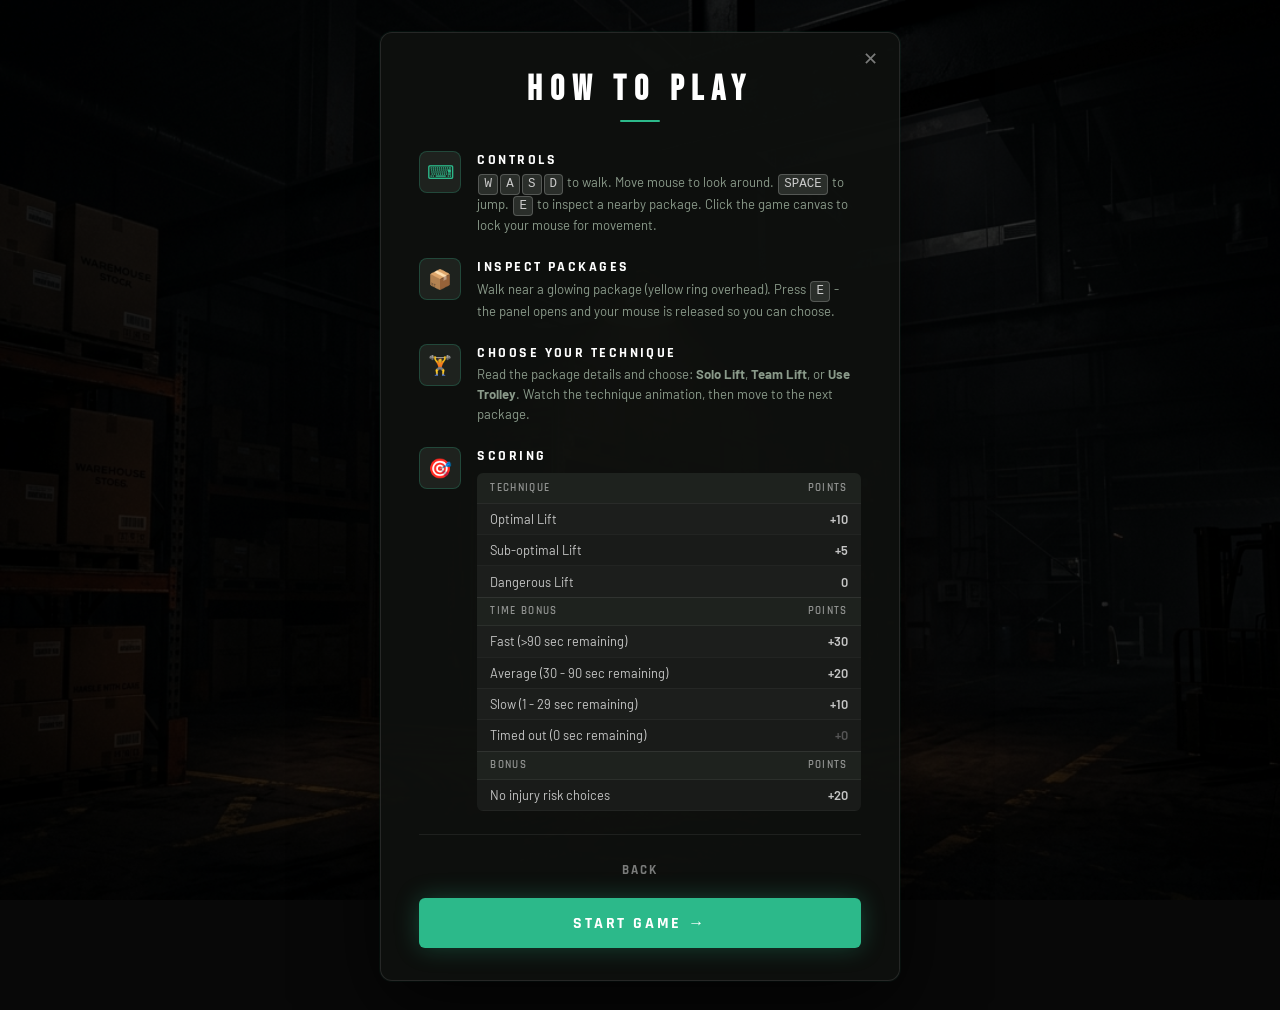
<file: how-to-play.html>
<!DOCTYPE html>
<html lang="en">
<head>
  <meta charset="UTF-8">
  <meta name="viewport" content="width=device-width, initial-scale=1.0">
  <title>Lift or Leave It</title>
  <link rel="preconnect" href="https://fonts.googleapis.com">
  <link href="https://fonts.googleapis.com/css2?family=Bebas+Neue&family=Rajdhani:wght@400;500;600;700&family=Barlow:wght@300;400;500&display=swap" rel="stylesheet">
  <style>
    *, *::before, *::after { box-sizing: border-box; margin: 0; padding: 0; }

    :root {
      --teal:        #2CB98A;
      --teal-dim:    rgba(44,185,138,0.16);
      --teal-border: rgba(44,185,138,0.30);
      --card-bg:     #141614;
      --row-bg:      #1C1E1C;
      --row-alt:     #191B19;
      --white:       #FFFFFF;
      --grey:        #8A9A8A;
      --amber:       #E09020;
      --red:         #CC3333;
      --font-title:  'Bebas Neue', sans-serif;
      --font-ui:     'Rajdhani', sans-serif;
      --font-body:   'Barlow', sans-serif;
    }

    html, body {
      width: 100%; min-height: 100%;
      background: #080808;
      font-family: var(--font-body);
      color: var(--white);
      display: flex; align-items: center; justify-content: center;
    }

    /* -- BACKGROUND --------------------------------- */
    .bg {
      position: fixed; inset: 0;
      background: url('assets/warehouse-bg.jpg') center center / cover no-repeat;
      filter: brightness(0.22) saturate(0.7);
      z-index: 0;
    }

    /* -- MODAL CARD --------------------------------- */
    .modal {
      position: relative; z-index: 10;
      width: min(520px, 96vw);
      background: rgba(14,16,14,0.94);
      border: 1px solid rgba(255,255,255,0.10);
      border-radius: 12px;
      padding: 2.2rem 2.4rem 2rem;
      margin: 2rem auto;
      box-shadow: 0 24px 80px rgba(0,0,0,0.75), 0 0 0 1px rgba(44,185,138,0.08);
    }

    /* -- CLOSE BUTTON --------------------------------- */
    .close-btn {
      position: absolute;
      top: 1.1rem; right: 1.3rem;
      background: none; border: none;
      color: rgba(255,255,255,0.45);
      font-size: 1.1rem; cursor: pointer;
      line-height: 1;
      transition: color 0.15s;
    }
    .close-btn:hover { color: var(--white); }

    /* -- HEADING --------------------------------- */
    .modal-title {
      font-family: var(--font-title);
      font-size: 2.2rem;
      letter-spacing: 0.22em;
      text-align: center;
      color: var(--white);
      margin-bottom: 0.55rem;
    }

    .title-line {
      display: block;
      width: 40px; height: 2.5px;
      background: var(--teal);
      margin: 0 auto 1.8rem;
      border-radius: 2px;
    }

    /* -- SECTIONS --------------------------------- */
    .section {
      display: flex;
      gap: 1rem;
      align-items: flex-start;
      margin-bottom: 1.4rem;
    }

    .section-icon {
      flex-shrink: 0;
      width: 42px; height: 42px;
      background: #1E221E;
      border: 1px solid rgba(44,185,138,0.25);
      border-radius: 8px;
      display: flex; align-items: center; justify-content: center;
      font-size: 1.2rem;
      color: var(--teal);
    }

    .section-body { flex: 1; }

    .section-title {
      font-family: var(--font-ui);
      font-size: 0.85rem;
      font-weight: 700;
      letter-spacing: 0.18em;
      text-transform: uppercase;
      color: var(--white);
      margin-bottom: 0.22rem;
    }

    .section-desc {
      font-family: var(--font-body);
      font-size: 0.82rem;
      font-weight: 400;
      color: var(--grey);
      line-height: 1.5;
    }

    .key {
      display: inline-block;
      background: #2A2E2A;
      border: 1px solid rgba(255,255,255,0.20);
      border-radius: 4px;
      padding: 0 0.32rem;
      font-family: monospace;
      font-size: 0.78rem;
      color: #ccc;
      margin: 0 1px;
    }

    /* -- SCORING TABLE --------------------------------- */
    .score-table {
      width: 100%;
      border-collapse: collapse;
      font-family: var(--font-body);
      font-size: 0.80rem;
      border-radius: 6px;
      overflow: hidden;
      margin-top: 0.5rem;
    }

    .score-table thead tr th {
      background: #1E221E;
      padding: 0.5rem 0.8rem;
      text-align: left;
      font-family: var(--font-ui);
      font-size: 0.70rem;
      font-weight: 600;
      letter-spacing: 0.12em;
      text-transform: uppercase;
      color: rgba(255,255,255,0.5);
      border-bottom: 1px solid rgba(255,255,255,0.06);
    }
    .score-table thead tr th:last-child { text-align: right; }

    .score-table tbody tr { border-bottom: 1px solid rgba(255,255,255,0.04); }
    .score-table tbody tr:nth-child(odd)  { background: var(--row-bg); }
    .score-table tbody tr:nth-child(even) { background: var(--row-alt); }

    .score-table td {
      padding: 0.45rem 0.8rem;
      color: rgba(255,255,255,0.75);
    }
    .score-table td:last-child { text-align: right; font-weight: 600; }

    .pts-best   { color: var(--teal); }
    .pts-good   { color: var(--amber); }
    .pts-wrong  { color: var(--red); }

    /* section-divider rows inside tbody - two plain td cells, no colspan, no flex */
    .tbl-section-head td {
      background: #1E221E !important;
      padding: 0.42rem 0.8rem;
      border-top: 1px solid rgba(255,255,255,0.08);
      border-bottom: 1px solid rgba(255,255,255,0.06);
      font-family: var(--font-ui);
      font-size: 0.70rem;
      font-weight: 600;
      letter-spacing: 0.12em;
      text-transform: uppercase;
      color: rgba(255,255,255,0.50);
    }
    .tbl-section-head td:first-child { text-align: left; }
    .tbl-section-head td:last-child  { text-align: right; }

    /* -- DIVIDER --------------------------------- */
    .divider { border: none; border-top: 1px solid rgba(255,255,255,0.07); margin: 1.4rem 0 1.2rem; }

    /* -- BUTTONS --------------------------------- */
    .btn-row { display: flex; flex-direction: column; gap: 0.7rem; }

    .btn {
      display: flex; align-items: center; justify-content: center; gap: 0.5rem;
      width: 100%; padding: 0.9rem 2rem;
      border-radius: 6px;
      font-family: var(--font-ui);
      font-size: 1rem; font-weight: 700;
      letter-spacing: 0.16em; text-transform: uppercase;
      text-decoration: none; cursor: pointer; border: none;
      transition: background 0.15s, transform 0.12s, box-shadow 0.15s;
    }

    .btn-primary {
      background: var(--teal); color: var(--white);
      box-shadow: 0 0 24px rgba(44,185,138,0.30);
    }
    .btn-primary:hover {
      background: #35D9A0;
      box-shadow: 0 0 36px rgba(44,185,138,0.5);
      transform: translateY(-1px);
    }

    .btn-ghost {
      background: transparent; color: rgba(255,255,255,0.45);
      border: none; font-size: 0.82rem; letter-spacing: 0.16em;
      padding: 0.5rem;
    }
    .btn-ghost:hover { color: var(--white); }
  </style>
</head>
<body>
  <div class="bg"></div>

  <div class="modal" role="dialog" aria-label="How to Play">
    <button class="close-btn" onclick="window.location.href='index.html'" aria-label="Back to menu">✕</button>

    <h1 class="modal-title">HOW TO PLAY</h1>
    <span class="title-line"></span>

    <!-- CONTROLS -->
    <div class="section">
      <div class="section-icon">⌨</div>
      <div class="section-body">
        <p class="section-title">Controls</p>
        <p class="section-desc">
          <span class="key">W</span><span class="key">A</span><span class="key">S</span><span class="key">D</span> to walk.
          Move mouse to look around. <span class="key">SPACE</span> to jump.
          <span class="key">E</span> to inspect a nearby package.
          Click the game canvas to lock your mouse for movement.
        </p>
      </div>
    </div>

    <!-- INSPECT -->
    <div class="section">
      <div class="section-icon">📦</div>
      <div class="section-body">
        <p class="section-title">Inspect Packages</p>
        <p class="section-desc">
          Walk near a glowing package (yellow ring overhead). Press <span class="key">E</span> - the panel opens and your mouse is released so you can choose.
        </p>
      </div>
    </div>

    <!-- TECHNIQUE -->
    <div class="section">
      <div class="section-icon">🏋</div>
      <div class="section-body">
        <p class="section-title">Choose Your Technique</p>
        <p class="section-desc">
          Read the package details and choose: <strong>Solo Lift</strong>, <strong>Team Lift</strong>, or <strong>Use Trolley</strong>. Watch the technique animation, then move to the next package.
        </p>
      </div>
    </div>

    <!-- SCORING -->
    <div class="section">
      <div class="section-icon">🎯</div>
      <div class="section-body">
        <p class="section-title">Scoring</p>
        <table class="score-table">
          <thead>
            <tr><th>Technique</th><th>Points</th></tr>
          </thead>
          <tbody>
            <tr><td>Optimal Lift</td><td class="pts-best">+10</td></tr>
            <tr><td>Sub-optimal Lift</td><td class="pts-good">+5</td></tr>
            <tr><td>Dangerous Lift</td><td class="pts-wrong">0</td></tr>
            <!-- section divider -->
            <tr class="tbl-section-head">
              <td>Time Bonus</td><td>Points</td>
            </tr>
            <tr><td>Fast (&gt;90 sec remaining)</td><td class="pts-best">+30</td></tr>
            <tr><td>Average (30 - 90 sec remaining)</td><td class="pts-good">+20</td></tr>
            <tr><td>Slow (1 - 29 sec remaining)</td><td class="pts-wrong">+10</td></tr>
            <tr><td>Timed out (0 sec remaining)</td><td style="text-align:right;font-weight:600;color:#555">+0</td></tr>
            <!-- section divider -->
            <tr class="tbl-section-head">
              <td>Bonus</td><td>Points</td>
            </tr>
            <tr><td>No injury risk choices</td><td class="pts-best">+20</td></tr>
          </tbody>
        </table>
      </div>
    </div>

    <hr class="divider">

    <div class="btn-row">
      <a href="index.html" class="btn btn-ghost">BACK</a>
      <a href="#" id="start-btn" class="btn btn-primary">START GAME →</a>
    </div>
  </div>

  <script src="js/data.js"></script>
  <script src="js/session.js"></script>
  <script>
    document.getElementById('start-btn').addEventListener('click', function(e) {
      e.preventDefault();
      try { initSession(); } catch(err) {}
      window.location.href = 'game.html';
    });
  </script>
</body>
</html>
</file>
<file: css/main.css>
/* Global design tokens and shared resets */

/* DESIGN TOKENS */
:root {
  --navy:       #1B2E4B;
  --teal:       #0F6E56;
  --amber:      #BA7517;
  --red:        #A32D2D;
  --green:      #3B6D11;
  --purple:     #3C3489;
  --offwhite:   #F8F7F3;
  --hud-glass:  rgba(0, 0, 0, 0.6);

  /* Typography */
  --font-main:  system-ui, -apple-system, sans-serif;
  --font-mono:  'Courier New', Courier, monospace;
}

/*  RESET */
*, *::before, *::after {
  box-sizing: border-box;
  margin: 0;
  padding: 0;
}

html, body {
  height: 100%;
  font-family: var(--font-main);
  font-size: 16px;
  line-height: 1.5;
  color: var(--navy);
  background: var(--offwhite);
}

/* ACCESSIBILITY: Focus rings  */
:focus-visible {
  outline: 3px solid var(--teal);
  outline-offset: 2px;
}

/*  TYPOGRAPHY SCALE  */
h1 { font-size: 2rem;   font-weight: 700; }
h2 { font-size: 1.5rem; font-weight: 700; }
h3 { font-size: 1.25rem; font-weight: 600; }

/*  BUTTON BASE  */
.btn {
  display: inline-flex;
  align-items: center;
  justify-content: center;
  padding: 0.75rem 2rem;
  font-size: 1rem;
  font-weight: 600;
  font-family: var(--font-main);
  border-radius: 8px;
  cursor: pointer;
  transition: background 0.18s ease, color 0.18s ease, transform 0.12s ease, box-shadow 0.18s ease;
  border: 2px solid transparent;
  text-decoration: none;
  line-height: 1.2;
}

.btn:hover   { transform: translateY(-2px); box-shadow: 0 6px 20px rgba(0,0,0,0.18); }
.btn:active  { transform: translateY(0);    box-shadow: none; }

.btn-primary {
  background: var(--teal);
  color: #fff;
  border-color: var(--teal);
}
.btn-primary:hover { background: #0d5d48; border-color: #0d5d48; }

.btn-secondary {
  background: transparent;
  color: var(--navy);
  border-color: var(--navy);
}
.btn-secondary:hover { background: var(--navy); color: #fff; }

.btn-secondary-light {
  background: transparent;
  color: #fff;
  border-color: #fff;
}
.btn-secondary-light:hover { background: rgba(255,255,255,0.15); }

/* PILL / BADGE  */
.pill {
  display: inline-block;
  padding: 0.25rem 0.75rem;
  border-radius: 999px;
  font-size: 0.8rem;
  font-weight: 600;
  line-height: 1.4;
}

.pill-teal   { background: var(--teal);   color: #fff; }
.pill-amber  { background: var(--amber);  color: #fff; }
.pill-navy   { background: var(--navy);   color: #fff; }
.pill-green  { background: var(--green);  color: #fff; }
.pill-red    { background: var(--red);    color: #fff; }
.pill-gray   { background: #888;          color: #fff; }

/* OUTCOME BADGES  */
.outcome-badge {
  display: inline-block;
  padding: 0.2rem 0.65rem;
  border-radius: 999px;
  font-size: 0.78rem;
  font-weight: 700;
  letter-spacing: 0.04em;
  text-transform: uppercase;
}
.badge-best    { background: var(--green);  color: #fff; }
.badge-good    { background: var(--amber);  color: #fff; }
.badge-wrong   { background: var(--red);    color: #fff; }
.badge-skipped { background: #888888;       color: #fff; }

/*  UTILITY */
.sr-only {
  position: absolute;
  width: 1px; height: 1px;
  padding: 0; margin: -1px;
  overflow: hidden;
  clip: rect(0,0,0,0);
  white-space: nowrap;
  border: 0;
}

.visually-hidden {
  position: absolute;
  width: 1px; height: 1px;
  padding: 0; margin: -1px;
  overflow: hidden;
  clip: rect(0,0,0,0);
  white-space: nowrap;
  border: 0;
}
</file>
<file: css/hud.css>
/* In-game HUD overlay elements */

/*  BASE OVERLAY  */
#hud-overlay {
  position: fixed;
  inset: 0;
  pointer-events: none;
  z-index: 10;
  font-family: var(--font-main, system-ui, sans-serif);
}

#hud-overlay .interactive { pointer-events: auto; }

/* GLASS PANEL */
.hud-glass {
  background: rgba(0, 0, 0, 0.65);
  backdrop-filter: blur(8px);
  -webkit-backdrop-filter: blur(8px);
  border-radius: 10px;
  border: 1px solid rgba(255,255,255,0.10);
}

/* TIMER (top-left) */
#hud-timer {
  position: absolute;
  top: 1rem;
  left: 1rem;
  padding: 0.55rem 1rem;
  min-width: 130px;
}

.hud-label {
  font-size: 0.62rem;
  font-weight: 600;
  letter-spacing: 0.14em;
  text-transform: uppercase;
  color: #0F9E76;
  margin-bottom: 0.12rem;
  display: block;
}

#timer-display {
  font-family: 'Courier New', Courier, monospace;
  font-size: 2.4rem;
  font-weight: 700;
  color: #ffffff;
  line-height: 1;
  letter-spacing: 0.05em;
}

#timer-display.urgent {
  color: #FF4444;
  animation: timerPulse 0.7s ease infinite alternate;
}

@keyframes timerPulse {
  from { opacity: 1; }
  to   { opacity: 0.55; }
}

#pause-indicator {
  display: none;
  font-size: 0.68rem;
  color: #BA7517;
  font-weight: 700;
  margin-top: 0.3rem;
  letter-spacing: 0.05em;
}

/* PACKAGE COUNTER (top-right) */
#hud-counter {
  position: absolute;
  top: 1rem;
  right: 1rem;
  padding: 0.55rem 1rem;
  text-align: right;
}

#pkg-counter {
  font-size: 1.05rem;
  font-weight: 700;
  color: #ffffff;
}

/* CROSSHAIR */
#crosshair {
  position: absolute;
  top: 50%;
  left: 50%;
  transform: translate(-50%, -50%);
  width: 22px;
  height: 22px;
  pointer-events: none;
}
#crosshair::before, #crosshair::after {
  content: '';
  position: absolute;
  background: rgba(255,255,255,0.75);
}
#crosshair::before {
  width: 2px; height: 100%;
  left: 50%; top: 0;
  transform: translateX(-50%);
}
#crosshair::after {
  height: 2px; width: 100%;
  top: 50%; left: 0;
  transform: translateY(-50%);
}

/* PROXIMITY PROMPT (bottom-centre) */
#proximity-prompt {
  position: absolute;
  bottom: 2.5rem;
  left: 50%;
  transform: translateX(-50%);
  padding: 0.55rem 1.4rem;
  border-radius: 999px;
  background: rgba(0,0,0,0.72);
  backdrop-filter: blur(6px);
  color: #fff;
  font-size: 0.92rem;
  font-weight: 600;
  letter-spacing: 0.04em;
  opacity: 0;
  transition: opacity 0.25s ease;
  pointer-events: none;
  white-space: nowrap;
  border: 1px solid rgba(255,255,255,0.18);
}
#proximity-prompt.visible { opacity: 1; }

.prompt-key {
  display: inline-block;
  background: rgba(255,255,255,0.22);
  border-radius: 4px;
  padding: 0 0.35rem;
  font-family: monospace;
  margin-right: 0.3rem;
  font-weight: 700;
}

/* JUMP HINT (bottom-right, always visible during play) */
#jump-hint {
  position: absolute;
  bottom: 1.2rem;
  right: 1rem;
  padding: 0.4rem 1rem;
  border-radius: 999px;
  background: rgba(0,0,0,0.60);
  backdrop-filter: blur(4px);
  color: rgba(255,255,255,0.75);
  font-size: 0.78rem;
  font-weight: 600;
  letter-spacing: 0.04em;
  pointer-events: none;
  white-space: nowrap;
  border: 1px solid rgba(255,255,255,0.14);
  user-select: none;
}

/* TOAST */
#toast-msg {
  position: absolute;
  bottom: 5.5rem;
  left: 50%;
  transform: translateX(-50%);
  background: rgba(186,117,23,0.92);
  color: #fff;
  font-weight: 600;
  font-size: 0.88rem;
  padding: 0.45rem 1.2rem;
  border-radius: 999px;
  opacity: 0;
  transition: opacity 0.3s ease;
  pointer-events: none;
  white-space: nowrap;
}
#toast-msg.visible { opacity: 1; }

/* MINIMAP (bottom-left) */
#minimap-container {
  position: absolute;
  bottom: 1rem;
  left: 1rem;
  /* Responsive width: 110px on tiny phones → 200px on desktop */
  width: clamp(110px, 30vw, 200px);
  background: transparent;
  border: 2px solid rgba(80, 130, 200, 0.45);
  border-radius: 10px;
  overflow: hidden;
  pointer-events: auto;
  box-shadow: 0 0 18px rgba(0, 100, 200, 0.25), 0 4px 20px rgba(0,0,0,0.65);
  user-select: none;
}

#minimap-toggle-btn {
  width: 100%;
  background: rgba(8, 15, 28, 0.88);
  border: none;
  border-bottom: 1px solid rgba(80,130,200,0.3);
  color: #6AAAE0;
  font-size: 0.62rem;
  font-weight: 800;
  letter-spacing: 0.14em;
  text-transform: uppercase;
  padding: 0.28rem 0;
  cursor: pointer;
  text-align: center;
  transition: background 0.15s;
}
#minimap-toggle-btn:hover { background: rgba(16, 28, 50, 0.98); }

/* Canvas: rendered at 400×320 internally, displayed responsively */
#minimap-canvas {
  display: block;
  width: 100%;           /* fills container width */
  height: auto;          /* preserves 5:4 aspect ratio automatically */
  aspect-ratio: 5 / 4;  /* 200:160 = 5:4 */
}

#minimap-container.collapsed #minimap-canvas { display: none; }
#minimap-container.collapsed { border-color: rgba(80,130,200,0.25); }

/* Extra shrink on very small phones */
@media (max-width: 480px) {
  #minimap-container {
    width: clamp(90px, 28vw, 130px);
    bottom: 0.6rem;
    left: 0.6rem;
    border-radius: 7px;
  }
  #minimap-toggle-btn {
    font-size: 0.52rem;
    padding: 0.22rem 0;
    letter-spacing: 0.10em;
  }
}

/* Landscape phone: keep it even smaller so it doesn't block the view */
@media (max-height: 480px) and (orientation: landscape) {
  #minimap-container {
    width: clamp(80px, 18vw, 120px);
    bottom: 0.4rem;
    left: 0.4rem;
  }
}


/* ARIA LIVE */
#timer-live {
  position: absolute;
  width: 1px; height: 1px;
  overflow: hidden;
  clip: rect(0,0,0,0);
  white-space: nowrap;
}
</file>
<file: css/inspect.css>
/* Inspect panel */

/* PANEL */
#inspect-panel {
  position: fixed;
  top: 50%;
  right: 0;
  transform: translate(100%, -50%);
  width: 380px;
  max-width: 95vw;
  max-height: 90vh;
  overflow-y: auto;
  background: #fff;
  border-radius: 12px 0 0 12px;
  box-shadow: -6px 0 32px rgba(0,0,0,0.25), 0 8px 40px rgba(0,0,0,0.15);
  z-index: 200;
  transition: transform 0.3s cubic-bezier(0.4, 0, 0.2, 1);
  pointer-events: auto;
}

#inspect-panel.open {
  transform: translate(0, -50%);
}

/* PANEL HEADER */
.inspect-header {
  display: flex;
  align-items: flex-start;
  justify-content: space-between;
  padding: 1.2rem 1.2rem 0.8rem;
  border-bottom: 1px solid #eee;
}

.inspect-close-btn {
  background: none;
  border: none;
  cursor: pointer;
  color: #999;
  font-size: 1.4rem;
  line-height: 1;
  padding: 0.2rem 0.4rem;
  border-radius: 4px;
  transition: color 0.15s, background 0.15s;
  flex-shrink: 0;
  margin-top: -0.1rem;
}

.inspect-close-btn:hover  { color: #1B2E4B; background: #f0f0f0; }
.inspect-close-btn:focus-visible { outline: 3px solid #0F6E56; }

/* PACKAGE NAME */
#inspect-package-name {
  font-size: 1.05rem;
  font-weight: 700;
  color: #1B2E4B;
  line-height: 1.3;
  flex: 1;
  padding-right: 0.5rem;
}

/* PACKAGE META */
.inspect-meta {
  padding: 0.9rem 1.2rem;
  display: flex;
  flex-direction: column;
  gap: 0.5rem;
}

.inspect-row {
  display: flex;
  align-items: center;
  gap: 0.6rem;
  flex-wrap: wrap;
}

#inspect-weight {
  display: inline-block;
  background: #0F6E56;
  color: #fff;
  padding: 0.2rem 0.7rem;
  border-radius: 999px;
  font-size: 0.82rem;
  font-weight: 700;
}

#inspect-position,
#inspect-position-height {
  font-size: 0.88rem;
  color: #666;
}

#inspect-shape {
  font-size: 0.88rem;
  color: #555;
  line-height: 1.5;
  font-style: italic;
}

/*  DIVIDER  */
.inspect-divider {
  height: 1px;
  background: #eee;
  margin: 0 1.2rem;
}

/*  TECHNIQUE SECTION  */
.inspect-techniques {
  padding: 1rem 1.2rem 0.8rem;
}

.inspect-techniques-heading {
  font-size: 0.9rem;
  font-weight: 700;
  color: #1B2E4B;
  text-transform: uppercase;
  letter-spacing: 0.06em;
  margin-bottom: 0.85rem;
}

/* Technique buttons */
.technique-btn {
  display: block;
  width: 100%;
  margin-bottom: 0.6rem;
  padding: 0.8rem 1rem;
  background: #fff;
  color: #1B2E4B;
  border: 2px solid #1B2E4B;
  border-radius: 8px;
  font-size: 1rem;
  font-weight: 600;
  font-family: system-ui, sans-serif;
  cursor: pointer;
  text-align: left;
  transition: background 0.15s ease, color 0.15s ease, border-color 0.15s ease, transform 0.1s ease;
  position: relative;
}

.technique-btn:last-child { margin-bottom: 0; }

.technique-btn:hover {
  background: #0F6E56;
  border-color: #0F6E56;
  color: #fff;
  transform: translateX(-3px);
}

.technique-btn:active { transform: translateX(0); }

.technique-btn:focus-visible {
  outline: 3px solid #0F6E56;
  outline-offset: 2px;
}

.technique-btn-icon {
  margin-right: 0.5rem;
  font-size: 1.1em;
}

.technique-btn-subtitle {
  display: block;
  font-size: 0.75rem;
  font-weight: 400;
  opacity: 0.7;
  margin-top: 0.1rem;
}

/* LEAVE IT SECTION */
.leave-it-row {
  padding: 0.4rem 1.2rem 1.4rem;
  display: flex;
  flex-direction: column;
  align-items: center;
  gap: 0.55rem;
}

.leave-it-or {
  font-size: 0.74rem;
  color: #bbb;
  letter-spacing: 0.10em;
}

.leave-it-btn {
  width: 100%;
  padding: 0.65rem 1rem;
  background: transparent;
  color: #aaa;
  border: 1.5px dashed #ddd;
  border-radius: 8px;
  font-size: 0.87rem;
  font-weight: 600;
  font-family: system-ui, sans-serif;
  cursor: pointer;
  text-align: center;
  transition: border-color 0.15s, color 0.15s, background 0.15s;
}

.leave-it-btn:hover {
  border-color: #e05555;
  color: #e05555;
  background: rgba(224, 85, 85, 0.05);
}

.leave-it-sub {
  font-weight: 400;
  font-size: 0.77rem;
  opacity: 0.75;
}

/* PAUSE / ESC OVERLAY */
#pause-overlay {
  position: fixed;
  inset: 0;
  background: rgba(0, 0, 0, 0.75);
  backdrop-filter: blur(6px);
  z-index: 5000;
  display: flex;
  align-items: center;
  justify-content: center;
  opacity: 0;
  pointer-events: none;
  transition: opacity 0.2s ease;
}

#pause-overlay.visible {
  opacity: 1;
  pointer-events: auto;
}

.pause-card {
  background: rgba(14, 18, 14, 0.96);
  border: 1px solid rgba(44, 185, 138, 0.25);
  border-radius: 14px;
  padding: 2.2rem 2.8rem;
  text-align: center;
  box-shadow: 0 24px 80px rgba(0,0,0,0.8);
  min-width: 300px;
}

.pause-title {
  font-family: 'Bebas Neue', 'Rajdhani', system-ui, sans-serif;
  font-size: 2.4rem;
  letter-spacing: 0.2em;
  color: #fff;
  margin-bottom: 0.25rem;
}

.pause-subtitle {
  font-size: 0.78rem;
  letter-spacing: 0.14em;
  text-transform: uppercase;
  color: rgba(255,255,255,0.35);
  margin-bottom: 1.8rem;
}

.pause-btns {
  display: flex;
  flex-direction: column;
  gap: 0.75rem;
}

.pause-btn {
  width: 100%;
  padding: 0.85rem 1.5rem;
  border-radius: 7px;
  border: none;
  font-family: system-ui, sans-serif;
  font-size: 0.95rem;
  font-weight: 700;
  letter-spacing: 0.10em;
  text-transform: uppercase;
  cursor: pointer;
  text-decoration: none;
  display: flex;
  align-items: center;
  justify-content: center;
  gap: 0.5rem;
  transition: filter 0.15s, transform 0.12s;
}
.pause-btn:hover  { filter: brightness(1.15); transform: translateY(-1px); }
.pause-btn:active { transform: translateY(0); }

.pause-btn-continue {
  background: #2CB98A;
  color: #fff;
  box-shadow: 0 0 22px rgba(44,185,138,0.30);
}

.pause-btn-end {
  background: rgba(204,80,40,0.18);
  color: #F07050;
  border: 1.5px solid rgba(204,80,40,0.40);
}

.pause-btn-exit {
  background: transparent;
  color: rgba(255,255,255,0.38);
  border: 1.5px solid rgba(255,255,255,0.12);
  font-size: 0.82rem;
}
</file>
<file: css/animation.css>
/*  OVERLAY  */
#anim-overlay {
  position: fixed;
  inset: 0;
  background: rgba(0, 0, 0, 0.88);
  z-index: 500;
  display: flex;
  flex-direction: column;
  align-items: center;
  justify-content: center;
  gap: 1rem;
  opacity: 0;
  pointer-events: none;
  transition: opacity 0.25s ease;
}

#anim-overlay.visible {
  opacity: 1;
  pointer-events: none;
}

/* Phase label (timer paused / watch the technique)  */
#anim-phase-label {
  font-size: 0.95rem;
  font-weight: 600;
  color: #BA7517;
  letter-spacing: 0.07em;
  text-transform: uppercase;
  text-align: center;
  margin: 0;
  padding: 0.4rem 1.2rem;
  background: rgba(186,117,23,0.15);
  border-radius: 6px;
  border: 1px solid rgba(186,117,23,0.3);
}

/*  Package name  */
#anim-pkg-name {
  font-size: 1.05rem;
  font-weight: 500;
  color: rgba(255,255,255,0.75);
  text-align: center;
  max-width: 340px;
  margin: 0;
}

/*  Outcome result badge */
#anim-result-badge {
  font-size: 1.3rem;
  font-weight: 800;
  letter-spacing: 0.06em;
  text-align: center;
  padding: 0.55rem 1.8rem;
  border-radius: 8px;
  border: 2px solid currentColor;
  margin: 0;
}

/* Stick figure wrapper */
#stick-figure-wrapper {
  display: flex;
  align-items: center;
  justify-content: center;
  opacity: 0;
  transition: opacity 0.4s ease;
}

/* BEST TECHNIQUE */
@keyframes anim-best-wrapper {
  0%    { transform: translateY(0px); }
  25%   { transform: translateY(18px); }    
  60%   { transform: translateY(-6px); }    
  100%  { transform: translateY(0px); }
}
@keyframes anim-best-box {
  0%    { transform: translateY(0); }
  25%   { transform: translateY(8px); }
  100%  { transform: translateY(-55px); }
}
@keyframes anim-best-legs {
  0%    { transform: scaleY(1)    translateY(0);  transform-origin: top; }
  25%   { transform: scaleY(0.68) translateY(0);  transform-origin: top; }
  55%   { transform: scaleY(1)    translateY(0);  transform-origin: top; }
  100%  { transform: scaleY(1)    translateY(0);  transform-origin: top; }
}
@keyframes anim-best-spine {
  0%, 100% { fill: #1D9E75; opacity: 0.55; }
  30%       { fill: #1D9E75; opacity: 1;   }
  70%       { fill: #1D9E75; opacity: 0.9; }
}

.anim-best {
  animation: anim-best-wrapper 4s ease-in-out forwards;
}
.anim-best #sf-leg-l,
.anim-best #sf-leg-r {
  animation: anim-best-legs 4s ease-in-out forwards;
  transform-box: fill-box;
}
.anim-best #sf-box {
  animation: anim-best-box 4s ease-in-out forwards;
  transform-box: fill-box;
}
.anim-best #sf-spine {
  animation: anim-best-spine 4s ease-in-out forwards;
}

/* GOOD TECHNIQUE */
@keyframes anim-good-wrapper {
  0%    { transform: translateY(0px); }
  20%   { transform: translateY(12px); }
  65%   { transform: translateY(-4px); }
  100%  { transform: translateY(0px); }
}
@keyframes anim-good-arm-r {
  0%    { transform: rotate(0deg);  transform-origin: 50px 35px; }
  35%   { transform: rotate(25deg); transform-origin: 50px 35px; }
  75%   { transform: rotate(14deg); transform-origin: 50px 35px; }
  100%  { transform: rotate(0deg);  transform-origin: 50px 35px; }
}
@keyframes anim-good-box {
  0%    { transform: translateY(0);     }
  20%   { transform: translateY(6px);   }
  100%  { transform: translateY(-42px); }
}
@keyframes anim-good-spine {
  0%    { fill: #1D9E75; opacity: 0.55; }
  40%   { fill: #BA7517; opacity: 1;    }
  65%   { fill: #BA7517; opacity: 0.9;  }
  100%  { fill: #1D9E75; opacity: 0.5;  }
}

.anim-good {
  animation: anim-good-wrapper 4s ease-in-out forwards;
}
.anim-good #sf-arm-r {
  animation: anim-good-arm-r 4s ease-in-out forwards;
  transform-box: fill-box;
}
.anim-good #sf-box {
  animation: anim-good-box 4s ease-in-out forwards;
  transform-box: fill-box;
}
.anim-good #sf-spine {
  animation: anim-good-spine 4s ease-in-out forwards;
}

/* WRONG TECHNIQUE */
@keyframes anim-wrong-wrapper {
  0%    { transform: translateY(0px); }
  20%   { transform: translateY(10px); }
  100%  { transform: translateY(0px); }
}
@keyframes anim-wrong-torso {
  0%    { transform: rotate(0deg);  transform-origin: 50px 65px; }
  25%   { transform: rotate(25deg); transform-origin: 50px 65px; }
  55%   { transform: rotate(22deg); transform-origin: 50px 65px; }
  100%  { transform: rotate(25deg); transform-origin: 50px 65px; }
}
@keyframes anim-wrong-box {
  0%    { transform: translateY(0);    }
  20%   { transform: translateY(4px);  }
  100%  { transform: translateY(-28px);}
}
@keyframes anim-wrong-spine {
  0%    { fill: #1D9E75; opacity: 0.55; }
  18%   { fill: #A32D2D; opacity: 1;    }
  36%   { fill: #A32D2D; opacity: 0.45; }
  54%   { fill: #A32D2D; opacity: 1;    }
  72%   { fill: #A32D2D; opacity: 0.45; }
  90%   { fill: #A32D2D; opacity: 1;    }
  100%  { fill: #A32D2D; opacity: 1;    }
}

.anim-wrong {
  animation: anim-wrong-wrapper 4s ease-in-out forwards;
}
.anim-wrong #sf-torso {
  animation: anim-wrong-torso 4s ease-in-out forwards;
  transform-box: fill-box;
}
.anim-wrong #sf-box {
  animation: anim-wrong-box 4s ease-in-out forwards;
  transform-box: fill-box;
}
.anim-wrong #sf-spine {
  animation: anim-wrong-spine 4s ease-in-out forwards;
}

/* POSTURE FIGURE in debrief */
.posture-figure {
  display: flex;
  flex-direction: column;
  align-items: center;
  gap: 0.3rem;
}
.zone-label {
  font-size: 0.75rem;
  font-weight: 600;
  color: #A32D2D;
  text-align: center;
}
</file>
